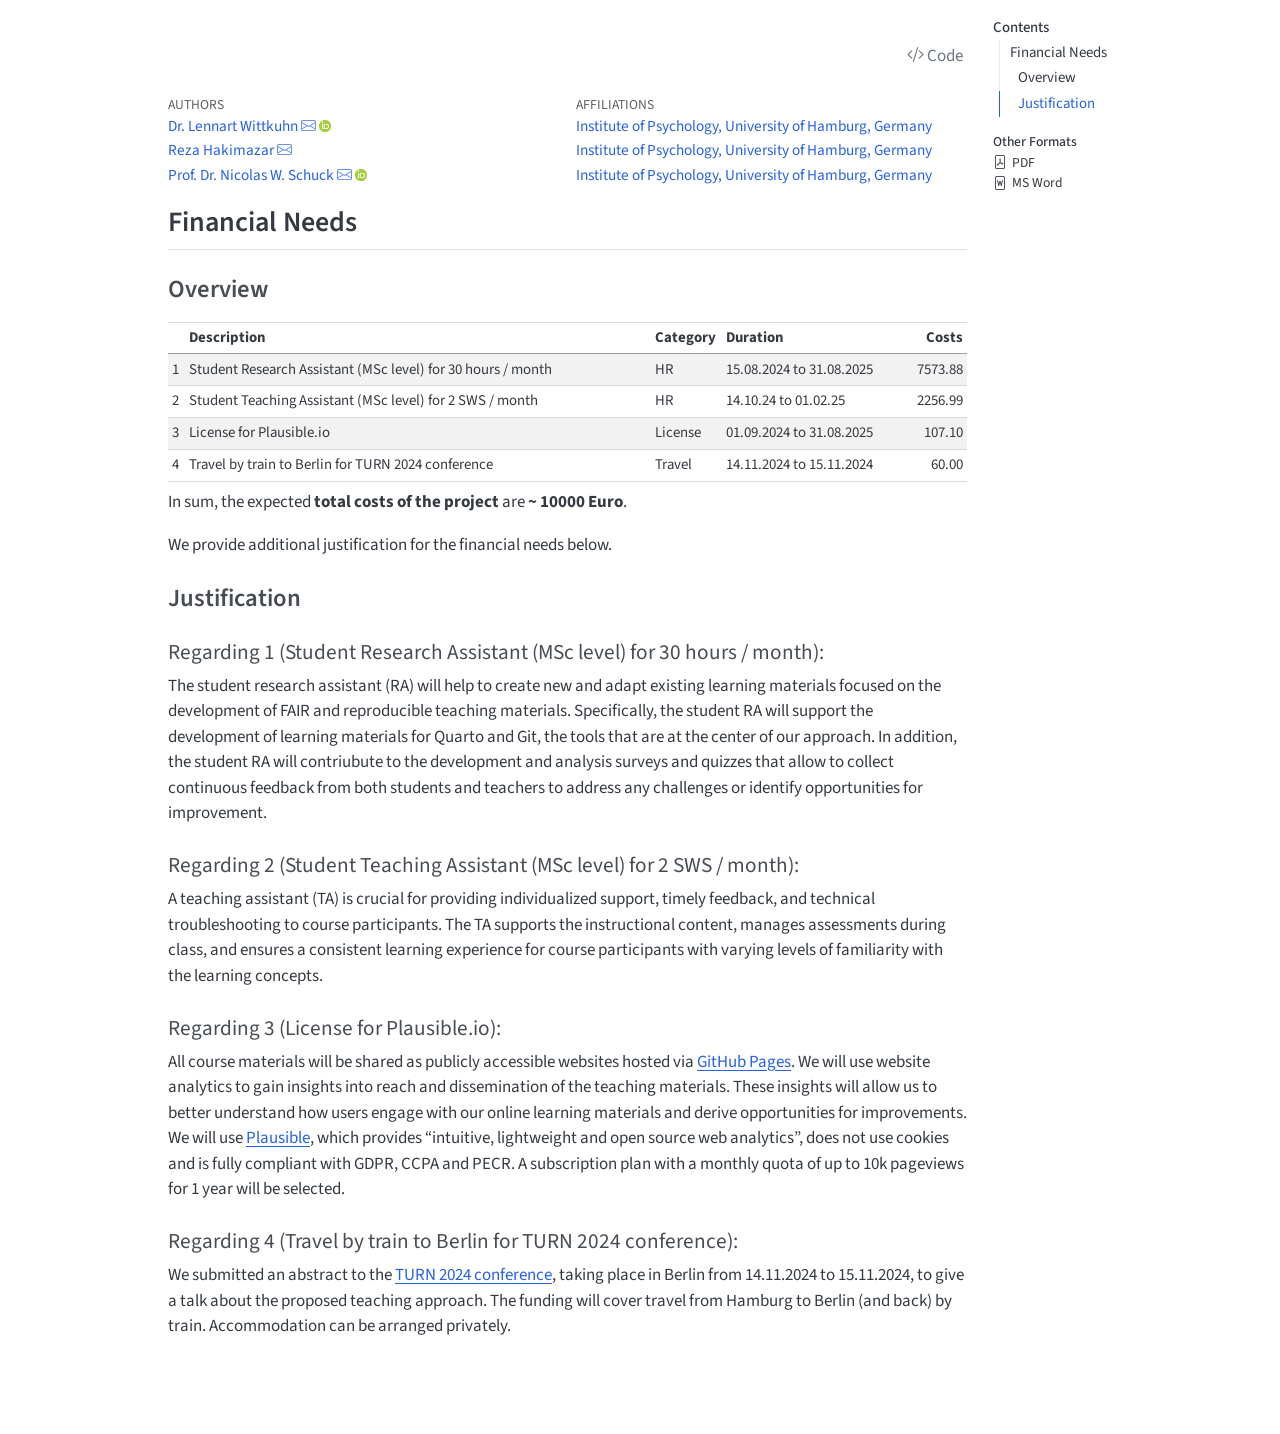
<file: cost-justification.html>
<!DOCTYPE html>
<html xmlns="http://www.w3.org/1999/xhtml" lang="en" xml:lang="en"><head>

<meta charset="utf-8">
<meta name="generator" content="quarto-1.9.36">

<meta name="viewport" content="width=device-width, initial-scale=1.0, user-scalable=yes">

<meta name="author" content="Dr.&nbsp;Lennart Wittkuhn">
<meta name="author" content="Reza Hakimazar">
<meta name="author" content="Prof.&nbsp;Dr.&nbsp;Nicolas W. Schuck">

<title>cost-justification</title>
<style>
/* Default styles provided by pandoc.
** See https://pandoc.org/MANUAL.html#variables-for-html for config info.
*/
code{white-space: pre-wrap;}
span.smallcaps{font-variant: small-caps;}
div.columns{display: flex; gap: min(4vw, 1.5em);}
div.column{flex: auto; overflow-x: auto;}
div.hanging-indent{margin-left: 1.5em; text-indent: -1.5em;}
ul.task-list{list-style: none;}
ul.task-list li input[type="checkbox"] {
  width: 0.8em;
  margin: 0 0.8em 0.2em -1em; /* quarto-specific, see https://github.com/quarto-dev/quarto-cli/issues/4556 */ 
  vertical-align: middle;
}
</style>


<script src="site_libs/quarto-nav/quarto-nav.js"></script>
<script src="site_libs/clipboard/clipboard.min.js"></script>
<script src="site_libs/quarto-search/autocomplete.umd.js"></script>
<script src="site_libs/quarto-search/fuse.min.js"></script>
<script src="site_libs/quarto-search/quarto-search.js"></script>
<meta name="quarto:offset" content="./">
<script src="site_libs/quarto-html/quarto.js" type="module"></script>
<script src="site_libs/quarto-html/tabsets/tabsets.js" type="module"></script>
<script src="site_libs/quarto-html/popper.min.js"></script>
<script src="site_libs/quarto-html/tippy.umd.min.js"></script>
<script src="site_libs/quarto-html/anchor.min.js"></script>
<link href="site_libs/quarto-html/tippy.css" rel="stylesheet">
<link href="site_libs/quarto-html/quarto-syntax-highlighting-ff73747157bea4a22cb1ab1a769f836e.css" rel="stylesheet" id="quarto-text-highlighting-styles">
<script src="site_libs/bootstrap/bootstrap.min.js"></script>
<link href="site_libs/bootstrap/bootstrap-icons.css" rel="stylesheet">
<link href="site_libs/bootstrap/bootstrap-f5fbd47a99a78c4953b9486a93a6349d.min.css" rel="stylesheet" append-hash="true" id="quarto-bootstrap" data-mode="light">
<script id="quarto-search-options" type="application/json">{
  "location": "sidebar",
  "copy-button": false,
  "collapse-after": 3,
  "panel-placement": "start",
  "type": "textbox",
  "limit": 50,
  "keyboard-shortcut": [
    "f",
    "/",
    "s"
  ],
  "show-item-context": false,
  "language": {
    "search-no-results-text": "No results",
    "search-matching-documents-text": "matching documents",
    "search-copy-link-title": "Copy link to search",
    "search-hide-matches-text": "Hide additional matches",
    "search-more-match-text": "more match in this document",
    "search-more-matches-text": "more matches in this document",
    "search-clear-button-title": "Clear",
    "search-text-placeholder": "",
    "search-detached-cancel-button-title": "Cancel",
    "search-submit-button-title": "Submit",
    "search-label": "Search"
  }
}</script>
<style>html{ scroll-behavior: smooth; }</style>


</head>

<body class="quarto-light">

<div id="quarto-search-results"></div>
<!-- content -->
<div id="quarto-content" class="quarto-container page-columns page-rows-contents page-layout-article">
<!-- sidebar -->
<!-- margin-sidebar -->
    <div id="quarto-margin-sidebar" class="sidebar margin-sidebar">
        <nav id="TOC" role="doc-toc" class="toc-active" data-toc-expanded="99">
    <h2 id="toc-title">Contents</h2>
   
  <ul>
  <li><a href="#financial-needs" id="toc-financial-needs" class="nav-link active" data-scroll-target="#financial-needs">Financial Needs</a>
  <ul class="collapse">
  <li><a href="#overview" id="toc-overview" class="nav-link" data-scroll-target="#overview">Overview</a></li>
  <li><a href="#justification" id="toc-justification" class="nav-link" data-scroll-target="#justification">Justification</a></li>
  </ul></li>
  </ul>
<div class="quarto-alternate-formats"><h2>Other Formats</h2><ul><li><a href="cost-justification.pdf"><i class="bi bi-file-pdf"></i>PDF</a></li><li><a href="cost-justification.docx"><i class="bi bi-file-word"></i>MS Word</a></li></ul></div></nav>
    </div>
<!-- main -->
<main class="content" id="quarto-document-content"><div class="quarto-title-block"><div class="quarto-title-tools-only"><h1></h1><button type="button" class="btn code-tools-button" id="quarto-code-tools-source" data-quarto-source-url="https://github.com/lnnrtwttkhn/fair-teaching-report"><i class="bi"></i> Code</button></div></div>

<header id="title-block-header" class="quarto-title-block default">
<div class="quarto-title">
</div>


<div class="quarto-title-meta-author">
  <div class="quarto-title-meta-heading">Authors</div>
  <div class="quarto-title-meta-heading">Affiliations</div>
  
    <div class="quarto-title-meta-contents">
    <p class="author"><a href="https://lennartwittkuhn.com/">Dr.&nbsp;Lennart Wittkuhn</a> <a href="mailto:lennart.wittkuhn@uni-hamburg.de" class="quarto-title-author-email"><i class="bi bi-envelope"></i></a> <a href="https://orcid.org/0000-0003-2966-6888" class="quarto-title-author-orcid"> <img src="[data-uri]"></a></p>
  </div>
  <div class="quarto-title-meta-contents">
        <p class="affiliation">
            <a href="https://www.psy.uni-hamburg.de/en.html">
            Institute of Psychology, University of Hamburg, Germany
            </a>
          </p>
      </div>
    <div class="quarto-title-meta-contents">
    <p class="author"><a href="https://rezahakimazar.github.io/">Reza Hakimazar</a> <a href="mailto:reza.hakimazar@uni-hamburg.de" class="quarto-title-author-email"><i class="bi bi-envelope"></i></a> </p>
  </div>
  <div class="quarto-title-meta-contents">
        <p class="affiliation">
            <a href="https://www.psy.uni-hamburg.de/en.html">
            Institute of Psychology, University of Hamburg, Germany
            </a>
          </p>
      </div>
    <div class="quarto-title-meta-contents">
    <p class="author"><a href="https://schucklab.gitlab.io/">Prof.&nbsp;Dr.&nbsp;Nicolas W. Schuck</a> <a href="mailto:nicolas.schuck@uni-hamburg.de" class="quarto-title-author-email"><i class="bi bi-envelope"></i></a> <a href="https://orcid.org/0000-0002-0150-8776" class="quarto-title-author-orcid"> <img src="[data-uri]"></a></p>
  </div>
  <div class="quarto-title-meta-contents">
        <p class="affiliation">
            <a href="https://www.psy.uni-hamburg.de/en.html">
            Institute of Psychology, University of Hamburg, Germany
            </a>
          </p>
      </div>
  </div>

<div class="quarto-title-meta">

      
  
    
  </div>
  


</header>


<section id="financial-needs" class="level2">
<h2 class="anchored" data-anchor-id="financial-needs">Financial Needs</h2>
<section id="overview" class="level3">
<h3 class="anchored" data-anchor-id="overview">Overview</h3>
<div class="cell">
<div class="cell-output-display">
<table class="table table-sm table-striped small">
<colgroup>
<col style="width: 2%">
<col style="width: 57%">
<col style="width: 8%">
<col style="width: 23%">
<col style="width: 7%">
</colgroup>
<thead>
<tr class="header">
<th style="text-align: left;"></th>
<th style="text-align: left;">Description</th>
<th style="text-align: left;">Category</th>
<th style="text-align: left;">Duration</th>
<th style="text-align: right;">Costs</th>
</tr>
</thead>
<tbody>
<tr class="odd">
<td style="text-align: left;">1</td>
<td style="text-align: left;">Student Research Assistant (MSc level) for 30 hours / month</td>
<td style="text-align: left;">HR</td>
<td style="text-align: left;">15.08.2024 to 31.08.2025</td>
<td style="text-align: right;">7573.88</td>
</tr>
<tr class="even">
<td style="text-align: left;">2</td>
<td style="text-align: left;">Student Teaching Assistant (MSc level) for 2 SWS / month</td>
<td style="text-align: left;">HR</td>
<td style="text-align: left;">14.10.24 to 01.02.25</td>
<td style="text-align: right;">2256.99</td>
</tr>
<tr class="odd">
<td style="text-align: left;">3</td>
<td style="text-align: left;">License for Plausible.io</td>
<td style="text-align: left;">License</td>
<td style="text-align: left;">01.09.2024 to 31.08.2025</td>
<td style="text-align: right;">107.10</td>
</tr>
<tr class="even">
<td style="text-align: left;">4</td>
<td style="text-align: left;">Travel by train to Berlin for TURN 2024 conference</td>
<td style="text-align: left;">Travel</td>
<td style="text-align: left;">14.11.2024 to 15.11.2024</td>
<td style="text-align: right;">60.00</td>
</tr>
</tbody>
</table>
</div>
</div>
<p>In sum, the expected <strong>total costs of the project</strong> are <strong>~ 10000 Euro</strong>.</p>
<p>We provide additional justification for the financial needs below.</p>
</section>
<section id="justification" class="level3">
<h3 class="anchored" data-anchor-id="justification">Justification</h3>
<section id="regarding-1-student-research-assistant-msc-level-for-30-hours-month" class="level4">
<h4 class="anchored" data-anchor-id="regarding-1-student-research-assistant-msc-level-for-30-hours-month">Regarding 1 (Student Research Assistant (MSc level) for 30 hours / month):</h4>
<p>The student research assistant (RA) will help to create new and adapt existing learning materials focused on the development of FAIR and reproducible teaching materials. Specifically, the student RA will support the development of learning materials for Quarto and Git, the tools that are at the center of our approach. In addition, the student RA will contriubute to the development and analysis surveys and quizzes that allow to collect continuous feedback from both students and teachers to address any challenges or identify opportunities for improvement.</p>
</section>
<section id="regarding-2-student-teaching-assistant-msc-level-for-2-sws-month" class="level4">
<h4 class="anchored" data-anchor-id="regarding-2-student-teaching-assistant-msc-level-for-2-sws-month">Regarding 2 (Student Teaching Assistant (MSc level) for 2 SWS / month):</h4>
<p>A teaching assistant (TA) is crucial for providing individualized support, timely feedback, and technical troubleshooting to course participants. The TA supports the instructional content, manages assessments during class, and ensures a consistent learning experience for course participants with varying levels of familiarity with the learning concepts.</p>
</section>
<section id="regarding-3-license-for-plausible.io" class="level4">
<h4 class="anchored" data-anchor-id="regarding-3-license-for-plausible.io">Regarding 3 (License for Plausible.io):</h4>
<p>All course materials will be shared as publicly accessible websites hosted via <a href="https://pages.github.com/">GitHub Pages</a>. We will use website analytics to gain insights into reach and dissemination of the teaching materials. These insights will allow us to better understand how users engage with our online learning materials and derive opportunities for improvements. We will use <a href="https://plausible.io/">Plausible</a>, which provides “intuitive, lightweight and open source web analytics”, does not use cookies and is fully compliant with GDPR, CCPA and PECR. A subscription plan with a monthly quota of up to 10k pageviews for 1 year will be selected.</p>
</section>
<section id="regarding-4-travel-by-train-to-berlin-for-turn-2024-conference" class="level4">
<h4 class="anchored" data-anchor-id="regarding-4-travel-by-train-to-berlin-for-turn-2024-conference">Regarding 4 (Travel by train to Berlin for TURN 2024 conference):</h4>
<p>We submitted an abstract to the <a href="https://turn-conference.org/">TURN 2024 conference</a>, taking place in Berlin from 14.11.2024 to 15.11.2024, to give a talk about the proposed teaching approach. The funding will cover travel from Hamburg to Berlin (and back) by train. Accommodation can be arranged privately.</p>


</section>
</section>
</section>

</main> <!-- /main -->
<script defer="" data-domain="lennartwittkuhn.com/fair-teaching-proposal" src="https://plausible.io/js/script.js"></script>
<script id="quarto-html-after-body" type="application/javascript">
  window.document.addEventListener("DOMContentLoaded", function (event) {
    const icon = "";
    const anchorJS = new window.AnchorJS();
    anchorJS.options = {
      placement: 'right',
      icon: icon
    };
    anchorJS.add('.anchored');
    const isCodeAnnotation = (el) => {
      for (const clz of el.classList) {
        if (clz.startsWith('code-annotation-')) {                     
          return true;
        }
      }
      return false;
    }
    const onCopySuccess = function(e) {
      // button target
      const button = e.trigger;
      // don't keep focus
      button.blur();
      // flash "checked"
      button.classList.add('code-copy-button-checked');
      var currentTitle = button.getAttribute("title");
      button.setAttribute("title", "Copied!");
      let tooltip;
      if (window.bootstrap) {
        button.setAttribute("data-bs-toggle", "tooltip");
        button.setAttribute("data-bs-placement", "left");
        button.setAttribute("data-bs-title", "Copied!");
        tooltip = new bootstrap.Tooltip(button, 
          { trigger: "manual", 
            customClass: "code-copy-button-tooltip",
            offset: [0, -8]});
        tooltip.show();    
      }
      setTimeout(function() {
        if (tooltip) {
          tooltip.hide();
          button.removeAttribute("data-bs-title");
          button.removeAttribute("data-bs-toggle");
          button.removeAttribute("data-bs-placement");
        }
        button.setAttribute("title", currentTitle);
        button.classList.remove('code-copy-button-checked');
      }, 1000);
      // clear code selection
      e.clearSelection();
    }
    const getTextToCopy = function(trigger) {
      const outerScaffold = trigger.parentElement.cloneNode(true);
      const codeEl = outerScaffold.querySelector('code');
      for (const childEl of codeEl.children) {
        if (isCodeAnnotation(childEl)) {
          childEl.remove();
        }
      }
      return codeEl.innerText;
    }
    const clipboard = new window.ClipboardJS('.code-copy-button:not([data-in-quarto-modal])', {
      text: getTextToCopy
    });
    clipboard.on('success', onCopySuccess);
    if (window.document.getElementById('quarto-embedded-source-code-modal')) {
      const clipboardModal = new window.ClipboardJS('.code-copy-button[data-in-quarto-modal]', {
        text: getTextToCopy,
        container: window.document.getElementById('quarto-embedded-source-code-modal')
      });
      clipboardModal.on('success', onCopySuccess);
    }
    const viewSource = window.document.getElementById('quarto-view-source') ||
                       window.document.getElementById('quarto-code-tools-source');
    if (viewSource) {
      const sourceUrl = viewSource.getAttribute("data-quarto-source-url");
      viewSource.addEventListener("click", function(e) {
        if (sourceUrl) {
          // rstudio viewer pane
          if (/\bcapabilities=\b/.test(window.location)) {
            window.open(sourceUrl);
          } else {
            window.location.href = sourceUrl;
          }
        } else {
          const modal = new bootstrap.Modal(document.getElementById('quarto-embedded-source-code-modal'));
          modal.show();
        }
        return false;
      });
    }
    function toggleCodeHandler(show) {
      return function(e) {
        const detailsSrc = window.document.querySelectorAll(".cell > details > .sourceCode");
        for (let i=0; i<detailsSrc.length; i++) {
          const details = detailsSrc[i].parentElement;
          if (show) {
            details.open = true;
          } else {
            details.removeAttribute("open");
          }
        }
        const cellCodeDivs = window.document.querySelectorAll(".cell > .sourceCode");
        const fromCls = show ? "hidden" : "unhidden";
        const toCls = show ? "unhidden" : "hidden";
        for (let i=0; i<cellCodeDivs.length; i++) {
          const codeDiv = cellCodeDivs[i];
          if (codeDiv.classList.contains(fromCls)) {
            codeDiv.classList.remove(fromCls);
            codeDiv.classList.add(toCls);
          } 
        }
        return false;
      }
    }
    const hideAllCode = window.document.getElementById("quarto-hide-all-code");
    if (hideAllCode) {
      hideAllCode.addEventListener("click", toggleCodeHandler(false));
    }
    const showAllCode = window.document.getElementById("quarto-show-all-code");
    if (showAllCode) {
      showAllCode.addEventListener("click", toggleCodeHandler(true));
    }
      var localhostRegex = new RegExp(/^(?:http|https):\/\/localhost\:?[0-9]*\//);
      var mailtoRegex = new RegExp(/^mailto:/);
        var filterRegex = new RegExp("https:\/\/lnnrtwttkhn\.github\.io\/fair-teaching-report\/");
      var isInternal = (href) => {
          return filterRegex.test(href) || localhostRegex.test(href) || mailtoRegex.test(href);
      }
      // Inspect non-navigation links and adorn them if external
     var links = window.document.querySelectorAll('a[href]:not(.nav-link):not(.navbar-brand):not(.toc-action):not(.sidebar-link):not(.sidebar-item-toggle):not(.pagination-link):not(.no-external):not([aria-hidden]):not(.dropdown-item):not(.quarto-navigation-tool):not(.about-link)');
      for (var i=0; i<links.length; i++) {
        const link = links[i];
        if (!isInternal(link.href)) {
          // undo the damage that might have been done by quarto-nav.js in the case of
          // links that we want to consider external
          if (link.dataset.originalHref !== undefined) {
            link.href = link.dataset.originalHref;
          }
            // target, if specified
            link.setAttribute("target", "_blank");
            if (link.getAttribute("rel") === null) {
              link.setAttribute("rel", "noopener");
            }
        }
      }
    function tippyHover(el, contentFn, onTriggerFn, onUntriggerFn) {
      const config = {
        allowHTML: true,
        maxWidth: 500,
        delay: 100,
        arrow: false,
        appendTo: function(el) {
            return el.parentElement;
        },
        interactive: true,
        interactiveBorder: 10,
        theme: 'quarto',
        placement: 'bottom-start',
      };
      if (contentFn) {
        config.content = contentFn;
      }
      if (onTriggerFn) {
        config.onTrigger = onTriggerFn;
      }
      if (onUntriggerFn) {
        config.onUntrigger = onUntriggerFn;
      }
      window.tippy(el, config); 
    }
    const noterefs = window.document.querySelectorAll('a[role="doc-noteref"]');
    for (var i=0; i<noterefs.length; i++) {
      const ref = noterefs[i];
      tippyHover(ref, function() {
        // use id or data attribute instead here
        let href = ref.getAttribute('data-footnote-href') || ref.getAttribute('href');
        try { href = new URL(href).hash; } catch {}
        const id = href.replace(/^#\/?/, "");
        const note = window.document.getElementById(id);
        if (note) {
          return note.innerHTML;
        } else {
          return "";
        }
      });
    }
    const xrefs = window.document.querySelectorAll('a.quarto-xref');
    const processXRef = (id, note) => {
      // Strip column container classes
      const stripColumnClz = (el) => {
        el.classList.remove("page-full", "page-columns");
        if (el.children) {
          for (const child of el.children) {
            stripColumnClz(child);
          }
        }
      }
      stripColumnClz(note)
      if (id === null || id.startsWith('sec-')) {
        // Special case sections, only their first couple elements
        const container = document.createElement("div");
        if (note.children && note.children.length > 2) {
          container.appendChild(note.children[0].cloneNode(true));
          for (let i = 1; i < note.children.length; i++) {
            const child = note.children[i];
            if (child.tagName === "P" && child.innerText === "") {
              continue;
            } else {
              container.appendChild(child.cloneNode(true));
              break;
            }
          }
          if (window.Quarto?.typesetMath) {
            window.Quarto.typesetMath(container);
          }
          return container.innerHTML
        } else {
          if (window.Quarto?.typesetMath) {
            window.Quarto.typesetMath(note);
          }
          return note.innerHTML;
        }
      } else {
        // Remove any anchor links if they are present
        const anchorLink = note.querySelector('a.anchorjs-link');
        if (anchorLink) {
          anchorLink.remove();
        }
        if (window.Quarto?.typesetMath) {
          window.Quarto.typesetMath(note);
        }
        if (note.classList.contains("callout")) {
          return note.outerHTML;
        } else {
          return note.innerHTML;
        }
      }
    }
    for (var i=0; i<xrefs.length; i++) {
      const xref = xrefs[i];
      tippyHover(xref, undefined, function(instance) {
        instance.disable();
        let url = xref.getAttribute('href');
        let hash = undefined; 
        if (url.startsWith('#')) {
          hash = url;
        } else {
          try { hash = new URL(url).hash; } catch {}
        }
        if (hash) {
          const id = hash.replace(/^#\/?/, "");
          const note = window.document.getElementById(id);
          if (note !== null) {
            try {
              const html = processXRef(id, note.cloneNode(true));
              instance.setContent(html);
            } finally {
              instance.enable();
              instance.show();
            }
          } else {
            // See if we can fetch this
            fetch(url.split('#')[0])
            .then(res => res.text())
            .then(html => {
              const parser = new DOMParser();
              const htmlDoc = parser.parseFromString(html, "text/html");
              const note = htmlDoc.getElementById(id);
              if (note !== null) {
                const html = processXRef(id, note);
                instance.setContent(html);
              } 
            }).finally(() => {
              instance.enable();
              instance.show();
            });
          }
        } else {
          // See if we can fetch a full url (with no hash to target)
          // This is a special case and we should probably do some content thinning / targeting
          fetch(url)
          .then(res => res.text())
          .then(html => {
            const parser = new DOMParser();
            const htmlDoc = parser.parseFromString(html, "text/html");
            const note = htmlDoc.querySelector('main.content');
            if (note !== null) {
              // This should only happen for chapter cross references
              // (since there is no id in the URL)
              // remove the first header
              if (note.children.length > 0 && note.children[0].tagName === "HEADER") {
                note.children[0].remove();
              }
              const html = processXRef(null, note);
              instance.setContent(html);
            } 
          }).finally(() => {
            instance.enable();
            instance.show();
          });
        }
      }, function(instance) {
      });
    }
        let selectedAnnoteEl;
        const selectorForAnnotation = ( cell, annotation) => {
          let cellAttr = 'data-code-cell="' + cell + '"';
          let lineAttr = 'data-code-annotation="' +  annotation + '"';
          const selector = 'span[' + cellAttr + '][' + lineAttr + ']';
          return selector;
        }
        const selectCodeLines = (annoteEl) => {
          const doc = window.document;
          const targetCell = annoteEl.getAttribute("data-target-cell");
          const targetAnnotation = annoteEl.getAttribute("data-target-annotation");
          const annoteSpan = window.document.querySelector(selectorForAnnotation(targetCell, targetAnnotation));
          const lines = annoteSpan.getAttribute("data-code-lines").split(",");
          const lineIds = lines.map((line) => {
            return targetCell + "-" + line;
          })
          let top = null;
          let height = null;
          let parent = null;
          if (lineIds.length > 0) {
              //compute the position of the single el (top and bottom and make a div)
              const el = window.document.getElementById(lineIds[0]);
              top = el.offsetTop;
              height = el.offsetHeight;
              parent = el.parentElement.parentElement;
            if (lineIds.length > 1) {
              const lastEl = window.document.getElementById(lineIds[lineIds.length - 1]);
              const bottom = lastEl.offsetTop + lastEl.offsetHeight;
              height = bottom - top;
            }
            if (top !== null && height !== null && parent !== null) {
              // cook up a div (if necessary) and position it 
              let div = window.document.getElementById("code-annotation-line-highlight");
              if (div === null) {
                div = window.document.createElement("div");
                div.setAttribute("id", "code-annotation-line-highlight");
                div.style.position = 'absolute';
                parent.appendChild(div);
              }
              div.style.top = top - 2 + "px";
              div.style.height = height + 4 + "px";
              div.style.left = 0;
              let gutterDiv = window.document.getElementById("code-annotation-line-highlight-gutter");
              if (gutterDiv === null) {
                gutterDiv = window.document.createElement("div");
                gutterDiv.setAttribute("id", "code-annotation-line-highlight-gutter");
                gutterDiv.style.position = 'absolute';
                const codeCell = window.document.getElementById(targetCell);
                const gutter = codeCell.querySelector('.code-annotation-gutter');
                gutter.appendChild(gutterDiv);
              }
              gutterDiv.style.top = top - 2 + "px";
              gutterDiv.style.height = height + 4 + "px";
            }
            selectedAnnoteEl = annoteEl;
          }
        };
        const unselectCodeLines = () => {
          const elementsIds = ["code-annotation-line-highlight", "code-annotation-line-highlight-gutter"];
          elementsIds.forEach((elId) => {
            const div = window.document.getElementById(elId);
            if (div) {
              div.remove();
            }
          });
          selectedAnnoteEl = undefined;
        };
          // Handle positioning of the toggle
      window.addEventListener(
        "resize",
        throttle(() => {
          elRect = undefined;
          if (selectedAnnoteEl) {
            selectCodeLines(selectedAnnoteEl);
          }
        }, 10)
      );
      function throttle(fn, ms) {
      let throttle = false;
      let timer;
        return (...args) => {
          if(!throttle) { // first call gets through
              fn.apply(this, args);
              throttle = true;
          } else { // all the others get throttled
              if(timer) clearTimeout(timer); // cancel #2
              timer = setTimeout(() => {
                fn.apply(this, args);
                timer = throttle = false;
              }, ms);
          }
        };
      }
        // Attach click handler to the DT
        const annoteDls = window.document.querySelectorAll('dt[data-target-cell]');
        for (const annoteDlNode of annoteDls) {
          annoteDlNode.addEventListener('click', (event) => {
            const clickedEl = event.target;
            if (clickedEl !== selectedAnnoteEl) {
              unselectCodeLines();
              const activeEl = window.document.querySelector('dt[data-target-cell].code-annotation-active');
              if (activeEl) {
                activeEl.classList.remove('code-annotation-active');
              }
              selectCodeLines(clickedEl);
              clickedEl.classList.add('code-annotation-active');
            } else {
              // Unselect the line
              unselectCodeLines();
              clickedEl.classList.remove('code-annotation-active');
            }
          });
        }
    const findCites = (el) => {
      const parentEl = el.parentElement;
      if (parentEl) {
        const cites = parentEl.dataset.cites;
        if (cites) {
          return {
            el,
            cites: cites.split(' ')
          };
        } else {
          return findCites(el.parentElement)
        }
      } else {
        return undefined;
      }
    };
    var bibliorefs = window.document.querySelectorAll('a[role="doc-biblioref"]');
    for (var i=0; i<bibliorefs.length; i++) {
      const ref = bibliorefs[i];
      const citeInfo = findCites(ref);
      if (citeInfo) {
        tippyHover(citeInfo.el, function() {
          var popup = window.document.createElement('div');
          citeInfo.cites.forEach(function(cite) {
            var citeDiv = window.document.createElement('div');
            citeDiv.classList.add('hanging-indent');
            citeDiv.classList.add('csl-entry');
            var biblioDiv = window.document.getElementById('ref-' + cite);
            if (biblioDiv) {
              citeDiv.innerHTML = biblioDiv.innerHTML;
            }
            popup.appendChild(citeDiv);
          });
          return popup.innerHTML;
        });
      }
    }
  });
  </script>
</div> <!-- /content -->




<script src="site_libs/quarto-html/zenscroll-min.js"></script>
</body></html>
</file>
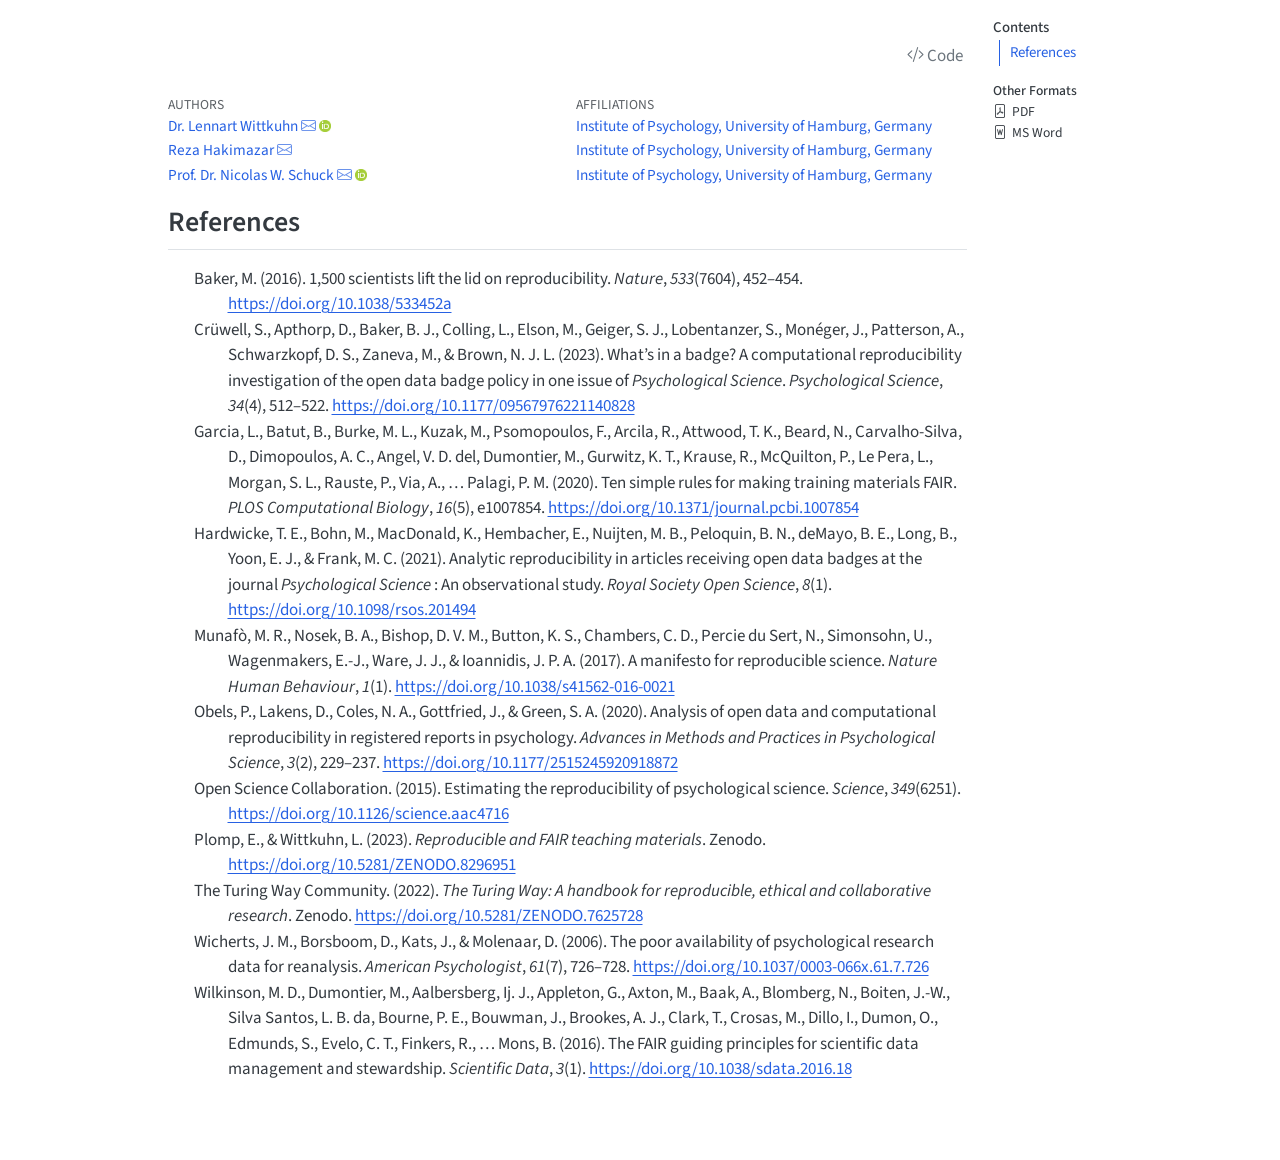
<file: references.html>
<!DOCTYPE html>
<html xmlns="http://www.w3.org/1999/xhtml" lang="en" xml:lang="en"><head>

<meta charset="utf-8">
<meta name="generator" content="quarto-1.9.36">

<meta name="viewport" content="width=device-width, initial-scale=1.0, user-scalable=yes">

<meta name="author" content="Dr.&nbsp;Lennart Wittkuhn">
<meta name="author" content="Reza Hakimazar">
<meta name="author" content="Prof.&nbsp;Dr.&nbsp;Nicolas W. Schuck">

<title>references</title>
<style>
/* Default styles provided by pandoc.
** See https://pandoc.org/MANUAL.html#variables-for-html for config info.
*/
code{white-space: pre-wrap;}
span.smallcaps{font-variant: small-caps;}
div.columns{display: flex; gap: min(4vw, 1.5em);}
div.column{flex: auto; overflow-x: auto;}
div.hanging-indent{margin-left: 1.5em; text-indent: -1.5em;}
ul.task-list{list-style: none;}
ul.task-list li input[type="checkbox"] {
  width: 0.8em;
  margin: 0 0.8em 0.2em -1em; /* quarto-specific, see https://github.com/quarto-dev/quarto-cli/issues/4556 */ 
  vertical-align: middle;
}
/* CSS for citations */
div.csl-bib-body { }
div.csl-entry {
  clear: both;
  margin-bottom: 0em;
}
.hanging-indent div.csl-entry {
  margin-left:2em;
  text-indent:-2em;
}
div.csl-left-margin {
  min-width:2em;
  float:left;
}
div.csl-right-inline {
  margin-left:2em;
  padding-left:1em;
}
div.csl-indent {
  margin-left: 2em;
}</style>


<script src="site_libs/quarto-nav/quarto-nav.js"></script>
<script src="site_libs/clipboard/clipboard.min.js"></script>
<script src="site_libs/quarto-search/autocomplete.umd.js"></script>
<script src="site_libs/quarto-search/fuse.min.js"></script>
<script src="site_libs/quarto-search/quarto-search.js"></script>
<meta name="quarto:offset" content="./">
<script src="site_libs/quarto-html/quarto.js" type="module"></script>
<script src="site_libs/quarto-html/tabsets/tabsets.js" type="module"></script>
<script src="site_libs/quarto-html/popper.min.js"></script>
<script src="site_libs/quarto-html/tippy.umd.min.js"></script>
<script src="site_libs/quarto-html/anchor.min.js"></script>
<link href="site_libs/quarto-html/tippy.css" rel="stylesheet">
<link href="site_libs/quarto-html/quarto-syntax-highlighting-ff73747157bea4a22cb1ab1a769f836e.css" rel="stylesheet" id="quarto-text-highlighting-styles">
<script src="site_libs/bootstrap/bootstrap.min.js"></script>
<link href="site_libs/bootstrap/bootstrap-icons.css" rel="stylesheet">
<link href="site_libs/bootstrap/bootstrap-f5fbd47a99a78c4953b9486a93a6349d.min.css" rel="stylesheet" append-hash="true" id="quarto-bootstrap" data-mode="light">
<script id="quarto-search-options" type="application/json">{
  "location": "sidebar",
  "copy-button": false,
  "collapse-after": 3,
  "panel-placement": "start",
  "type": "textbox",
  "limit": 50,
  "keyboard-shortcut": [
    "f",
    "/",
    "s"
  ],
  "show-item-context": false,
  "language": {
    "search-no-results-text": "No results",
    "search-matching-documents-text": "matching documents",
    "search-copy-link-title": "Copy link to search",
    "search-hide-matches-text": "Hide additional matches",
    "search-more-match-text": "more match in this document",
    "search-more-matches-text": "more matches in this document",
    "search-clear-button-title": "Clear",
    "search-text-placeholder": "",
    "search-detached-cancel-button-title": "Cancel",
    "search-submit-button-title": "Submit",
    "search-label": "Search"
  }
}</script>
<style>html{ scroll-behavior: smooth; }</style>


</head>

<body class="quarto-light">

<div id="quarto-search-results"></div>
<!-- content -->
<div id="quarto-content" class="quarto-container page-columns page-rows-contents page-layout-article">
<!-- sidebar -->
<!-- margin-sidebar -->
    <div id="quarto-margin-sidebar" class="sidebar margin-sidebar">
        <nav id="TOC" role="doc-toc" class="toc-active" data-toc-expanded="99">
    <h2 id="toc-title">Contents</h2>
   
  <ul>
  <li><a href="#references" id="toc-references" class="nav-link active" data-scroll-target="#references">References</a></li>
  </ul>
<div class="quarto-alternate-formats"><h2>Other Formats</h2><ul><li><a href="references.pdf"><i class="bi bi-file-pdf"></i>PDF</a></li><li><a href="references.docx"><i class="bi bi-file-word"></i>MS Word</a></li></ul></div></nav>
    </div>
<!-- main -->
<main class="content" id="quarto-document-content"><div class="quarto-title-block"><div class="quarto-title-tools-only"><h1></h1><button type="button" class="btn code-tools-button" id="quarto-code-tools-source" data-quarto-source-url="https://github.com/lnnrtwttkhn/fair-teaching-report"><i class="bi"></i> Code</button></div></div>

<header id="title-block-header" class="quarto-title-block default">
<div class="quarto-title">
</div>


<div class="quarto-title-meta-author">
  <div class="quarto-title-meta-heading">Authors</div>
  <div class="quarto-title-meta-heading">Affiliations</div>
  
    <div class="quarto-title-meta-contents">
    <p class="author"><a href="https://lennartwittkuhn.com/">Dr.&nbsp;Lennart Wittkuhn</a> <a href="mailto:lennart.wittkuhn@uni-hamburg.de" class="quarto-title-author-email"><i class="bi bi-envelope"></i></a> <a href="https://orcid.org/0000-0003-2966-6888" class="quarto-title-author-orcid"> <img src="[data-uri]"></a></p>
  </div>
  <div class="quarto-title-meta-contents">
        <p class="affiliation">
            <a href="https://www.psy.uni-hamburg.de/en.html">
            Institute of Psychology, University of Hamburg, Germany
            </a>
          </p>
      </div>
    <div class="quarto-title-meta-contents">
    <p class="author"><a href="https://rezahakimazar.github.io/">Reza Hakimazar</a> <a href="mailto:reza.hakimazar@uni-hamburg.de" class="quarto-title-author-email"><i class="bi bi-envelope"></i></a> </p>
  </div>
  <div class="quarto-title-meta-contents">
        <p class="affiliation">
            <a href="https://www.psy.uni-hamburg.de/en.html">
            Institute of Psychology, University of Hamburg, Germany
            </a>
          </p>
      </div>
    <div class="quarto-title-meta-contents">
    <p class="author"><a href="https://schucklab.gitlab.io/">Prof.&nbsp;Dr.&nbsp;Nicolas W. Schuck</a> <a href="mailto:nicolas.schuck@uni-hamburg.de" class="quarto-title-author-email"><i class="bi bi-envelope"></i></a> <a href="https://orcid.org/0000-0002-0150-8776" class="quarto-title-author-orcid"> <img src="[data-uri]"></a></p>
  </div>
  <div class="quarto-title-meta-contents">
        <p class="affiliation">
            <a href="https://www.psy.uni-hamburg.de/en.html">
            Institute of Psychology, University of Hamburg, Germany
            </a>
          </p>
      </div>
  </div>

<div class="quarto-title-meta">

      
  
    
  </div>
  


</header>


<section id="references" class="level2">
<h2 class="anchored" data-anchor-id="references">References</h2>
<div id="refs" class="references csl-bib-body hanging-indent" data-entry-spacing="0" data-line-spacing="2" role="list">
<div id="ref-baker2016" class="csl-entry" role="listitem">
Baker, M. (2016). 1,500 scientists lift the lid on reproducibility. <em>Nature</em>, <em>533</em>(7604), 452–454. <a href="https://doi.org/10.1038/533452a">https://doi.org/10.1038/533452a</a>
</div>
<div id="ref-crüwell2023" class="csl-entry" role="listitem">
Crüwell, S., Apthorp, D., Baker, B. J., Colling, L., Elson, M., Geiger, S. J., Lobentanzer, S., Monéger, J., Patterson, A., Schwarzkopf, D. S., Zaneva, M., &amp; Brown, N. J. L. (2023). What<span>’</span>s in a badge? A computational reproducibility investigation of the open data badge policy in one issue of <span><em>Psychological Science</em></span>. <em>Psychological Science</em>, <em>34</em>(4), 512–522. <a href="https://doi.org/10.1177/09567976221140828">https://doi.org/10.1177/09567976221140828</a>
</div>
<div id="ref-garcia2020" class="csl-entry" role="listitem">
Garcia, L., Batut, B., Burke, M. L., Kuzak, M., Psomopoulos, F., Arcila, R., Attwood, T. K., Beard, N., Carvalho-Silva, D., Dimopoulos, A. C., Angel, V. D. del, Dumontier, M., Gurwitz, K. T., Krause, R., McQuilton, P., Le Pera, L., Morgan, S. L., Rauste, P., Via, A., … Palagi, P. M. (2020). Ten simple rules for making training materials FAIR. <em>PLOS Computational Biology</em>, <em>16</em>(5), e1007854. <a href="https://doi.org/10.1371/journal.pcbi.1007854">https://doi.org/10.1371/journal.pcbi.1007854</a>
</div>
<div id="ref-hardwicke2021" class="csl-entry" role="listitem">
<span class="nocase">Hardwicke, T. E., Bohn, M., MacDonald, K., Hembacher, E., Nuijten, M. B., Peloquin, B. N., deMayo, B. E., Long, B., Yoon, E. J., &amp; Frank, M. C.</span> (2021). Analytic reproducibility in articles receiving open data badges at the journal <span><em>Psychological Science</em></span> : An observational study. <em>Royal Society Open Science</em>, <em>8</em>(1). <a href="https://doi.org/10.1098/rsos.201494">https://doi.org/10.1098/rsos.201494</a>
</div>
<div id="ref-munafò2017" class="csl-entry" role="listitem">
Munafò, M. R., Nosek, B. A., Bishop, D. V. M., Button, K. S., Chambers, C. D., Percie du Sert, N., Simonsohn, U., Wagenmakers, E.-J., Ware, J. J., &amp; Ioannidis, J. P. A. (2017). A manifesto for reproducible science. <em>Nature Human Behaviour</em>, <em>1</em>(1). <a href="https://doi.org/10.1038/s41562-016-0021">https://doi.org/10.1038/s41562-016-0021</a>
</div>
<div id="ref-obels2020" class="csl-entry" role="listitem">
Obels, P., Lakens, D., Coles, N. A., Gottfried, J., &amp; Green, S. A. (2020). Analysis of open data and computational reproducibility in registered reports in psychology. <em>Advances in Methods and Practices in Psychological Science</em>, <em>3</em>(2), 229–237. <a href="https://doi.org/10.1177/2515245920918872">https://doi.org/10.1177/2515245920918872</a>
</div>
<div id="ref-opensciencecollaboration2015" class="csl-entry" role="listitem">
Open Science Collaboration. (2015). Estimating the reproducibility of psychological science. <em>Science</em>, <em>349</em>(6251). <a href="https://doi.org/10.1126/science.aac4716">https://doi.org/10.1126/science.aac4716</a>
</div>
<div id="ref-plomp2023" class="csl-entry" role="listitem">
Plomp, E., &amp; Wittkuhn, L. (2023). <em>Reproducible and FAIR teaching materials</em>. Zenodo. <a href="https://doi.org/10.5281/ZENODO.8296951">https://doi.org/10.5281/ZENODO.8296951</a>
</div>
<div id="ref-turingway2022" class="csl-entry" role="listitem">
The Turing Way Community. (2022). <em><span>The Turing Way</span>: A handbook for reproducible, ethical and collaborative research</em>. Zenodo. <a href="https://doi.org/10.5281/ZENODO.7625728">https://doi.org/10.5281/ZENODO.7625728</a>
</div>
<div id="ref-wicherts2006" class="csl-entry" role="listitem">
Wicherts, J. M., Borsboom, D., Kats, J., &amp; Molenaar, D. (2006). The poor availability of psychological research data for reanalysis. <em>American Psychologist</em>, <em>61</em>(7), 726–728. <a href="https://doi.org/10.1037/0003-066x.61.7.726">https://doi.org/10.1037/0003-066x.61.7.726</a>
</div>
<div id="ref-wilkinson2016" class="csl-entry" role="listitem">
<span class="nocase">Wilkinson, M. D., Dumontier, M., Aalbersberg, Ij. J., Appleton, G., Axton, M., Baak, A., Blomberg, N., Boiten, J.-W., Silva Santos, L. B. da, Bourne, P. E., Bouwman, J., Brookes, A. J., Clark, T., Crosas, M., Dillo, I., Dumon, O., Edmunds, S., Evelo, C. T., Finkers, R., … Mons, B.</span> (2016). The FAIR guiding principles for scientific data management and stewardship. <em>Scientific Data</em>, <em>3</em>(1). <a href="https://doi.org/10.1038/sdata.2016.18">https://doi.org/10.1038/sdata.2016.18</a>
</div>
</div>


</section>

</main> <!-- /main -->
<script defer="" data-domain="lennartwittkuhn.com/fair-teaching-proposal" src="https://plausible.io/js/script.js"></script>
<script id="quarto-html-after-body" type="application/javascript">
  window.document.addEventListener("DOMContentLoaded", function (event) {
    const icon = "";
    const anchorJS = new window.AnchorJS();
    anchorJS.options = {
      placement: 'right',
      icon: icon
    };
    anchorJS.add('.anchored');
    const isCodeAnnotation = (el) => {
      for (const clz of el.classList) {
        if (clz.startsWith('code-annotation-')) {                     
          return true;
        }
      }
      return false;
    }
    const onCopySuccess = function(e) {
      // button target
      const button = e.trigger;
      // don't keep focus
      button.blur();
      // flash "checked"
      button.classList.add('code-copy-button-checked');
      var currentTitle = button.getAttribute("title");
      button.setAttribute("title", "Copied!");
      let tooltip;
      if (window.bootstrap) {
        button.setAttribute("data-bs-toggle", "tooltip");
        button.setAttribute("data-bs-placement", "left");
        button.setAttribute("data-bs-title", "Copied!");
        tooltip = new bootstrap.Tooltip(button, 
          { trigger: "manual", 
            customClass: "code-copy-button-tooltip",
            offset: [0, -8]});
        tooltip.show();    
      }
      setTimeout(function() {
        if (tooltip) {
          tooltip.hide();
          button.removeAttribute("data-bs-title");
          button.removeAttribute("data-bs-toggle");
          button.removeAttribute("data-bs-placement");
        }
        button.setAttribute("title", currentTitle);
        button.classList.remove('code-copy-button-checked');
      }, 1000);
      // clear code selection
      e.clearSelection();
    }
    const getTextToCopy = function(trigger) {
      const outerScaffold = trigger.parentElement.cloneNode(true);
      const codeEl = outerScaffold.querySelector('code');
      for (const childEl of codeEl.children) {
        if (isCodeAnnotation(childEl)) {
          childEl.remove();
        }
      }
      return codeEl.innerText;
    }
    const clipboard = new window.ClipboardJS('.code-copy-button:not([data-in-quarto-modal])', {
      text: getTextToCopy
    });
    clipboard.on('success', onCopySuccess);
    if (window.document.getElementById('quarto-embedded-source-code-modal')) {
      const clipboardModal = new window.ClipboardJS('.code-copy-button[data-in-quarto-modal]', {
        text: getTextToCopy,
        container: window.document.getElementById('quarto-embedded-source-code-modal')
      });
      clipboardModal.on('success', onCopySuccess);
    }
    const viewSource = window.document.getElementById('quarto-view-source') ||
                       window.document.getElementById('quarto-code-tools-source');
    if (viewSource) {
      const sourceUrl = viewSource.getAttribute("data-quarto-source-url");
      viewSource.addEventListener("click", function(e) {
        if (sourceUrl) {
          // rstudio viewer pane
          if (/\bcapabilities=\b/.test(window.location)) {
            window.open(sourceUrl);
          } else {
            window.location.href = sourceUrl;
          }
        } else {
          const modal = new bootstrap.Modal(document.getElementById('quarto-embedded-source-code-modal'));
          modal.show();
        }
        return false;
      });
    }
    function toggleCodeHandler(show) {
      return function(e) {
        const detailsSrc = window.document.querySelectorAll(".cell > details > .sourceCode");
        for (let i=0; i<detailsSrc.length; i++) {
          const details = detailsSrc[i].parentElement;
          if (show) {
            details.open = true;
          } else {
            details.removeAttribute("open");
          }
        }
        const cellCodeDivs = window.document.querySelectorAll(".cell > .sourceCode");
        const fromCls = show ? "hidden" : "unhidden";
        const toCls = show ? "unhidden" : "hidden";
        for (let i=0; i<cellCodeDivs.length; i++) {
          const codeDiv = cellCodeDivs[i];
          if (codeDiv.classList.contains(fromCls)) {
            codeDiv.classList.remove(fromCls);
            codeDiv.classList.add(toCls);
          } 
        }
        return false;
      }
    }
    const hideAllCode = window.document.getElementById("quarto-hide-all-code");
    if (hideAllCode) {
      hideAllCode.addEventListener("click", toggleCodeHandler(false));
    }
    const showAllCode = window.document.getElementById("quarto-show-all-code");
    if (showAllCode) {
      showAllCode.addEventListener("click", toggleCodeHandler(true));
    }
      var localhostRegex = new RegExp(/^(?:http|https):\/\/localhost\:?[0-9]*\//);
      var mailtoRegex = new RegExp(/^mailto:/);
        var filterRegex = new RegExp("https:\/\/lnnrtwttkhn\.github\.io\/fair-teaching-report\/");
      var isInternal = (href) => {
          return filterRegex.test(href) || localhostRegex.test(href) || mailtoRegex.test(href);
      }
      // Inspect non-navigation links and adorn them if external
     var links = window.document.querySelectorAll('a[href]:not(.nav-link):not(.navbar-brand):not(.toc-action):not(.sidebar-link):not(.sidebar-item-toggle):not(.pagination-link):not(.no-external):not([aria-hidden]):not(.dropdown-item):not(.quarto-navigation-tool):not(.about-link)');
      for (var i=0; i<links.length; i++) {
        const link = links[i];
        if (!isInternal(link.href)) {
          // undo the damage that might have been done by quarto-nav.js in the case of
          // links that we want to consider external
          if (link.dataset.originalHref !== undefined) {
            link.href = link.dataset.originalHref;
          }
            // target, if specified
            link.setAttribute("target", "_blank");
            if (link.getAttribute("rel") === null) {
              link.setAttribute("rel", "noopener");
            }
        }
      }
    function tippyHover(el, contentFn, onTriggerFn, onUntriggerFn) {
      const config = {
        allowHTML: true,
        maxWidth: 500,
        delay: 100,
        arrow: false,
        appendTo: function(el) {
            return el.parentElement;
        },
        interactive: true,
        interactiveBorder: 10,
        theme: 'quarto',
        placement: 'bottom-start',
      };
      if (contentFn) {
        config.content = contentFn;
      }
      if (onTriggerFn) {
        config.onTrigger = onTriggerFn;
      }
      if (onUntriggerFn) {
        config.onUntrigger = onUntriggerFn;
      }
      window.tippy(el, config); 
    }
    const noterefs = window.document.querySelectorAll('a[role="doc-noteref"]');
    for (var i=0; i<noterefs.length; i++) {
      const ref = noterefs[i];
      tippyHover(ref, function() {
        // use id or data attribute instead here
        let href = ref.getAttribute('data-footnote-href') || ref.getAttribute('href');
        try { href = new URL(href).hash; } catch {}
        const id = href.replace(/^#\/?/, "");
        const note = window.document.getElementById(id);
        if (note) {
          return note.innerHTML;
        } else {
          return "";
        }
      });
    }
    const xrefs = window.document.querySelectorAll('a.quarto-xref');
    const processXRef = (id, note) => {
      // Strip column container classes
      const stripColumnClz = (el) => {
        el.classList.remove("page-full", "page-columns");
        if (el.children) {
          for (const child of el.children) {
            stripColumnClz(child);
          }
        }
      }
      stripColumnClz(note)
      if (id === null || id.startsWith('sec-')) {
        // Special case sections, only their first couple elements
        const container = document.createElement("div");
        if (note.children && note.children.length > 2) {
          container.appendChild(note.children[0].cloneNode(true));
          for (let i = 1; i < note.children.length; i++) {
            const child = note.children[i];
            if (child.tagName === "P" && child.innerText === "") {
              continue;
            } else {
              container.appendChild(child.cloneNode(true));
              break;
            }
          }
          if (window.Quarto?.typesetMath) {
            window.Quarto.typesetMath(container);
          }
          return container.innerHTML
        } else {
          if (window.Quarto?.typesetMath) {
            window.Quarto.typesetMath(note);
          }
          return note.innerHTML;
        }
      } else {
        // Remove any anchor links if they are present
        const anchorLink = note.querySelector('a.anchorjs-link');
        if (anchorLink) {
          anchorLink.remove();
        }
        if (window.Quarto?.typesetMath) {
          window.Quarto.typesetMath(note);
        }
        if (note.classList.contains("callout")) {
          return note.outerHTML;
        } else {
          return note.innerHTML;
        }
      }
    }
    for (var i=0; i<xrefs.length; i++) {
      const xref = xrefs[i];
      tippyHover(xref, undefined, function(instance) {
        instance.disable();
        let url = xref.getAttribute('href');
        let hash = undefined; 
        if (url.startsWith('#')) {
          hash = url;
        } else {
          try { hash = new URL(url).hash; } catch {}
        }
        if (hash) {
          const id = hash.replace(/^#\/?/, "");
          const note = window.document.getElementById(id);
          if (note !== null) {
            try {
              const html = processXRef(id, note.cloneNode(true));
              instance.setContent(html);
            } finally {
              instance.enable();
              instance.show();
            }
          } else {
            // See if we can fetch this
            fetch(url.split('#')[0])
            .then(res => res.text())
            .then(html => {
              const parser = new DOMParser();
              const htmlDoc = parser.parseFromString(html, "text/html");
              const note = htmlDoc.getElementById(id);
              if (note !== null) {
                const html = processXRef(id, note);
                instance.setContent(html);
              } 
            }).finally(() => {
              instance.enable();
              instance.show();
            });
          }
        } else {
          // See if we can fetch a full url (with no hash to target)
          // This is a special case and we should probably do some content thinning / targeting
          fetch(url)
          .then(res => res.text())
          .then(html => {
            const parser = new DOMParser();
            const htmlDoc = parser.parseFromString(html, "text/html");
            const note = htmlDoc.querySelector('main.content');
            if (note !== null) {
              // This should only happen for chapter cross references
              // (since there is no id in the URL)
              // remove the first header
              if (note.children.length > 0 && note.children[0].tagName === "HEADER") {
                note.children[0].remove();
              }
              const html = processXRef(null, note);
              instance.setContent(html);
            } 
          }).finally(() => {
            instance.enable();
            instance.show();
          });
        }
      }, function(instance) {
      });
    }
        let selectedAnnoteEl;
        const selectorForAnnotation = ( cell, annotation) => {
          let cellAttr = 'data-code-cell="' + cell + '"';
          let lineAttr = 'data-code-annotation="' +  annotation + '"';
          const selector = 'span[' + cellAttr + '][' + lineAttr + ']';
          return selector;
        }
        const selectCodeLines = (annoteEl) => {
          const doc = window.document;
          const targetCell = annoteEl.getAttribute("data-target-cell");
          const targetAnnotation = annoteEl.getAttribute("data-target-annotation");
          const annoteSpan = window.document.querySelector(selectorForAnnotation(targetCell, targetAnnotation));
          const lines = annoteSpan.getAttribute("data-code-lines").split(",");
          const lineIds = lines.map((line) => {
            return targetCell + "-" + line;
          })
          let top = null;
          let height = null;
          let parent = null;
          if (lineIds.length > 0) {
              //compute the position of the single el (top and bottom and make a div)
              const el = window.document.getElementById(lineIds[0]);
              top = el.offsetTop;
              height = el.offsetHeight;
              parent = el.parentElement.parentElement;
            if (lineIds.length > 1) {
              const lastEl = window.document.getElementById(lineIds[lineIds.length - 1]);
              const bottom = lastEl.offsetTop + lastEl.offsetHeight;
              height = bottom - top;
            }
            if (top !== null && height !== null && parent !== null) {
              // cook up a div (if necessary) and position it 
              let div = window.document.getElementById("code-annotation-line-highlight");
              if (div === null) {
                div = window.document.createElement("div");
                div.setAttribute("id", "code-annotation-line-highlight");
                div.style.position = 'absolute';
                parent.appendChild(div);
              }
              div.style.top = top - 2 + "px";
              div.style.height = height + 4 + "px";
              div.style.left = 0;
              let gutterDiv = window.document.getElementById("code-annotation-line-highlight-gutter");
              if (gutterDiv === null) {
                gutterDiv = window.document.createElement("div");
                gutterDiv.setAttribute("id", "code-annotation-line-highlight-gutter");
                gutterDiv.style.position = 'absolute';
                const codeCell = window.document.getElementById(targetCell);
                const gutter = codeCell.querySelector('.code-annotation-gutter');
                gutter.appendChild(gutterDiv);
              }
              gutterDiv.style.top = top - 2 + "px";
              gutterDiv.style.height = height + 4 + "px";
            }
            selectedAnnoteEl = annoteEl;
          }
        };
        const unselectCodeLines = () => {
          const elementsIds = ["code-annotation-line-highlight", "code-annotation-line-highlight-gutter"];
          elementsIds.forEach((elId) => {
            const div = window.document.getElementById(elId);
            if (div) {
              div.remove();
            }
          });
          selectedAnnoteEl = undefined;
        };
          // Handle positioning of the toggle
      window.addEventListener(
        "resize",
        throttle(() => {
          elRect = undefined;
          if (selectedAnnoteEl) {
            selectCodeLines(selectedAnnoteEl);
          }
        }, 10)
      );
      function throttle(fn, ms) {
      let throttle = false;
      let timer;
        return (...args) => {
          if(!throttle) { // first call gets through
              fn.apply(this, args);
              throttle = true;
          } else { // all the others get throttled
              if(timer) clearTimeout(timer); // cancel #2
              timer = setTimeout(() => {
                fn.apply(this, args);
                timer = throttle = false;
              }, ms);
          }
        };
      }
        // Attach click handler to the DT
        const annoteDls = window.document.querySelectorAll('dt[data-target-cell]');
        for (const annoteDlNode of annoteDls) {
          annoteDlNode.addEventListener('click', (event) => {
            const clickedEl = event.target;
            if (clickedEl !== selectedAnnoteEl) {
              unselectCodeLines();
              const activeEl = window.document.querySelector('dt[data-target-cell].code-annotation-active');
              if (activeEl) {
                activeEl.classList.remove('code-annotation-active');
              }
              selectCodeLines(clickedEl);
              clickedEl.classList.add('code-annotation-active');
            } else {
              // Unselect the line
              unselectCodeLines();
              clickedEl.classList.remove('code-annotation-active');
            }
          });
        }
    const findCites = (el) => {
      const parentEl = el.parentElement;
      if (parentEl) {
        const cites = parentEl.dataset.cites;
        if (cites) {
          return {
            el,
            cites: cites.split(' ')
          };
        } else {
          return findCites(el.parentElement)
        }
      } else {
        return undefined;
      }
    };
    var bibliorefs = window.document.querySelectorAll('a[role="doc-biblioref"]');
    for (var i=0; i<bibliorefs.length; i++) {
      const ref = bibliorefs[i];
      const citeInfo = findCites(ref);
      if (citeInfo) {
        tippyHover(citeInfo.el, function() {
          var popup = window.document.createElement('div');
          citeInfo.cites.forEach(function(cite) {
            var citeDiv = window.document.createElement('div');
            citeDiv.classList.add('hanging-indent');
            citeDiv.classList.add('csl-entry');
            var biblioDiv = window.document.getElementById('ref-' + cite);
            if (biblioDiv) {
              citeDiv.innerHTML = biblioDiv.innerHTML;
            }
            popup.appendChild(citeDiv);
          });
          return popup.innerHTML;
        });
      }
    }
  });
  </script>
</div> <!-- /content -->




<script src="site_libs/quarto-html/zenscroll-min.js"></script>
</body></html>
</file>
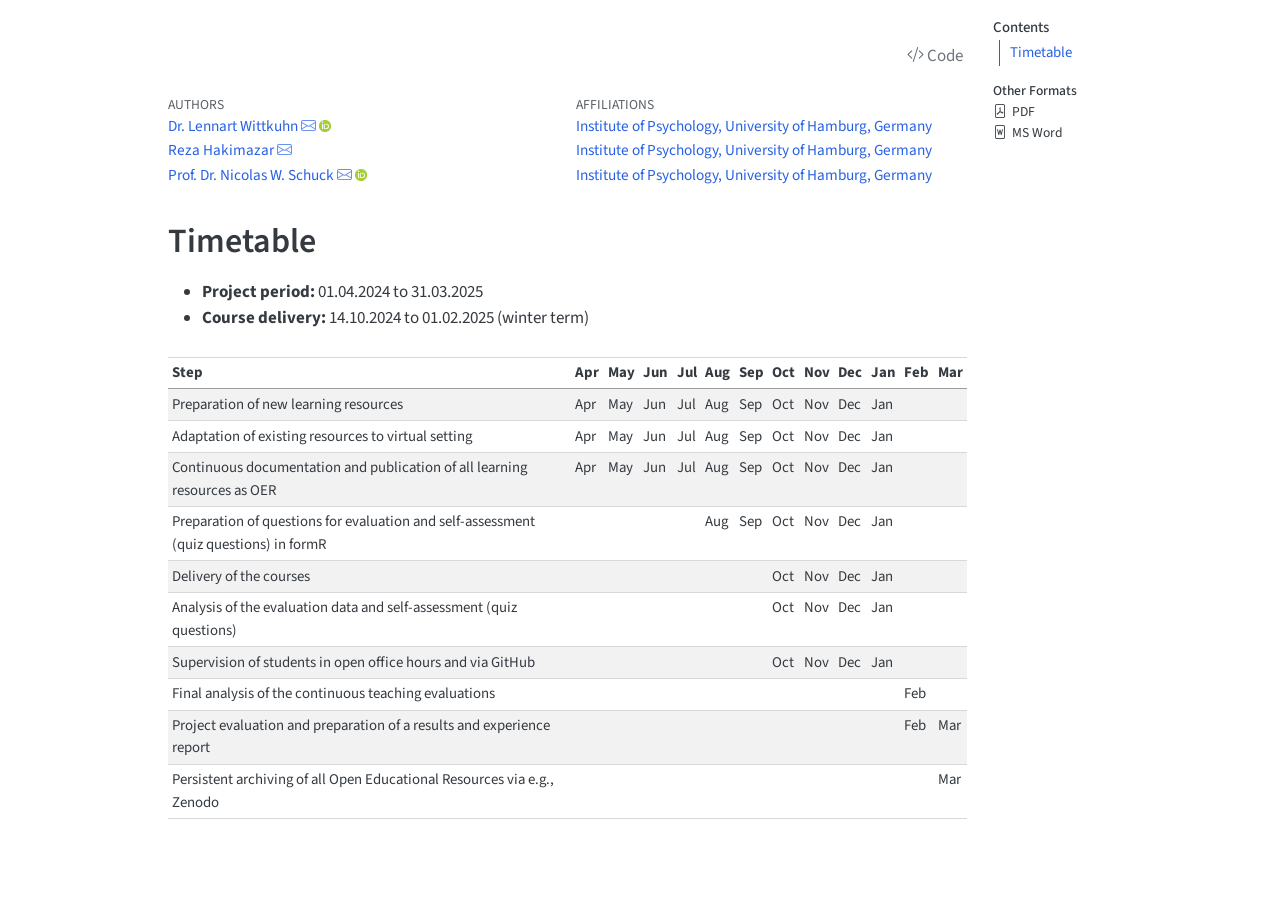
<file: timetable.html>
<!DOCTYPE html>
<html xmlns="http://www.w3.org/1999/xhtml" lang="en" xml:lang="en"><head>

<meta charset="utf-8">
<meta name="generator" content="quarto-1.9.36">

<meta name="viewport" content="width=device-width, initial-scale=1.0, user-scalable=yes">

<meta name="author" content="Dr.&nbsp;Lennart Wittkuhn">
<meta name="author" content="Reza Hakimazar">
<meta name="author" content="Prof.&nbsp;Dr.&nbsp;Nicolas W. Schuck">

<title>timetable</title>
<style>
/* Default styles provided by pandoc.
** See https://pandoc.org/MANUAL.html#variables-for-html for config info.
*/
code{white-space: pre-wrap;}
span.smallcaps{font-variant: small-caps;}
div.columns{display: flex; gap: min(4vw, 1.5em);}
div.column{flex: auto; overflow-x: auto;}
div.hanging-indent{margin-left: 1.5em; text-indent: -1.5em;}
ul.task-list{list-style: none;}
ul.task-list li input[type="checkbox"] {
  width: 0.8em;
  margin: 0 0.8em 0.2em -1em; /* quarto-specific, see https://github.com/quarto-dev/quarto-cli/issues/4556 */ 
  vertical-align: middle;
}
</style>


<script src="site_libs/quarto-nav/quarto-nav.js"></script>
<script src="site_libs/clipboard/clipboard.min.js"></script>
<script src="site_libs/quarto-search/autocomplete.umd.js"></script>
<script src="site_libs/quarto-search/fuse.min.js"></script>
<script src="site_libs/quarto-search/quarto-search.js"></script>
<meta name="quarto:offset" content="./">
<script src="site_libs/quarto-html/quarto.js" type="module"></script>
<script src="site_libs/quarto-html/tabsets/tabsets.js" type="module"></script>
<script src="site_libs/quarto-html/popper.min.js"></script>
<script src="site_libs/quarto-html/tippy.umd.min.js"></script>
<script src="site_libs/quarto-html/anchor.min.js"></script>
<link href="site_libs/quarto-html/tippy.css" rel="stylesheet">
<link href="site_libs/quarto-html/quarto-syntax-highlighting-ff73747157bea4a22cb1ab1a769f836e.css" rel="stylesheet" id="quarto-text-highlighting-styles">
<script src="site_libs/bootstrap/bootstrap.min.js"></script>
<link href="site_libs/bootstrap/bootstrap-icons.css" rel="stylesheet">
<link href="site_libs/bootstrap/bootstrap-f5fbd47a99a78c4953b9486a93a6349d.min.css" rel="stylesheet" append-hash="true" id="quarto-bootstrap" data-mode="light">
<script id="quarto-search-options" type="application/json">{
  "location": "sidebar",
  "copy-button": false,
  "collapse-after": 3,
  "panel-placement": "start",
  "type": "textbox",
  "limit": 50,
  "keyboard-shortcut": [
    "f",
    "/",
    "s"
  ],
  "show-item-context": false,
  "language": {
    "search-no-results-text": "No results",
    "search-matching-documents-text": "matching documents",
    "search-copy-link-title": "Copy link to search",
    "search-hide-matches-text": "Hide additional matches",
    "search-more-match-text": "more match in this document",
    "search-more-matches-text": "more matches in this document",
    "search-clear-button-title": "Clear",
    "search-text-placeholder": "",
    "search-detached-cancel-button-title": "Cancel",
    "search-submit-button-title": "Submit",
    "search-label": "Search"
  }
}</script>
<style>html{ scroll-behavior: smooth; }</style>


</head>

<body class="quarto-light">

<div id="quarto-search-results"></div>
<!-- content -->
<div id="quarto-content" class="quarto-container page-columns page-rows-contents page-layout-article">
<!-- sidebar -->
<!-- margin-sidebar -->
    <div id="quarto-margin-sidebar" class="sidebar margin-sidebar">
        <nav id="TOC" role="doc-toc" class="toc-active" data-toc-expanded="99">
    <h2 id="toc-title">Contents</h2>
   
  <ul>
  <li><a href="#timetable" id="toc-timetable" class="nav-link active" data-scroll-target="#timetable">Timetable</a></li>
  </ul>
<div class="quarto-alternate-formats"><h2>Other Formats</h2><ul><li><a href="timetable.pdf"><i class="bi bi-file-pdf"></i>PDF</a></li><li><a href="timetable.docx"><i class="bi bi-file-word"></i>MS Word</a></li></ul></div></nav>
    </div>
<!-- main -->
<main class="content" id="quarto-document-content"><div class="quarto-title-block"><div class="quarto-title-tools-only"><h1></h1><button type="button" class="btn code-tools-button" id="quarto-code-tools-source" data-quarto-source-url="https://github.com/lnnrtwttkhn/fair-teaching-report"><i class="bi"></i> Code</button></div></div>

<header id="title-block-header" class="quarto-title-block default">
<div class="quarto-title">
</div>


<div class="quarto-title-meta-author">
  <div class="quarto-title-meta-heading">Authors</div>
  <div class="quarto-title-meta-heading">Affiliations</div>
  
    <div class="quarto-title-meta-contents">
    <p class="author"><a href="https://lennartwittkuhn.com/">Dr.&nbsp;Lennart Wittkuhn</a> <a href="mailto:lennart.wittkuhn@uni-hamburg.de" class="quarto-title-author-email"><i class="bi bi-envelope"></i></a> <a href="https://orcid.org/0000-0003-2966-6888" class="quarto-title-author-orcid"> <img src="[data-uri]"></a></p>
  </div>
  <div class="quarto-title-meta-contents">
        <p class="affiliation">
            <a href="https://www.psy.uni-hamburg.de/en.html">
            Institute of Psychology, University of Hamburg, Germany
            </a>
          </p>
      </div>
    <div class="quarto-title-meta-contents">
    <p class="author"><a href="https://rezahakimazar.github.io/">Reza Hakimazar</a> <a href="mailto:reza.hakimazar@uni-hamburg.de" class="quarto-title-author-email"><i class="bi bi-envelope"></i></a> </p>
  </div>
  <div class="quarto-title-meta-contents">
        <p class="affiliation">
            <a href="https://www.psy.uni-hamburg.de/en.html">
            Institute of Psychology, University of Hamburg, Germany
            </a>
          </p>
      </div>
    <div class="quarto-title-meta-contents">
    <p class="author"><a href="https://schucklab.gitlab.io/">Prof.&nbsp;Dr.&nbsp;Nicolas W. Schuck</a> <a href="mailto:nicolas.schuck@uni-hamburg.de" class="quarto-title-author-email"><i class="bi bi-envelope"></i></a> <a href="https://orcid.org/0000-0002-0150-8776" class="quarto-title-author-orcid"> <img src="[data-uri]"></a></p>
  </div>
  <div class="quarto-title-meta-contents">
        <p class="affiliation">
            <a href="https://www.psy.uni-hamburg.de/en.html">
            Institute of Psychology, University of Hamburg, Germany
            </a>
          </p>
      </div>
  </div>

<div class="quarto-title-meta">

      
  
    
  </div>
  


</header>


<section id="timetable" class="level1">
<h1>Timetable</h1>
<ul>
<li><strong>Project period:</strong> 01.04.2024 to 31.03.2025</li>
<li><strong>Course delivery:</strong> 14.10.2024 to 01.02.2025 (winter term)</li>
</ul>
<div class="cell">
<div class="cell-output-display">
<table class="table table-sm table-striped small">
<colgroup>
<col style="width: 64%">
<col style="width: 2%">
<col style="width: 2%">
<col style="width: 2%">
<col style="width: 2%">
<col style="width: 2%">
<col style="width: 2%">
<col style="width: 2%">
<col style="width: 2%">
<col style="width: 2%">
<col style="width: 2%">
<col style="width: 2%">
<col style="width: 2%">
</colgroup>
<thead>
<tr class="header">
<th style="text-align: left;">Step</th>
<th style="text-align: left;">Apr</th>
<th style="text-align: left;">May</th>
<th style="text-align: left;">Jun</th>
<th style="text-align: left;">Jul</th>
<th style="text-align: left;">Aug</th>
<th style="text-align: left;">Sep</th>
<th style="text-align: left;">Oct</th>
<th style="text-align: left;">Nov</th>
<th style="text-align: left;">Dec</th>
<th style="text-align: left;">Jan</th>
<th style="text-align: left;">Feb</th>
<th style="text-align: left;">Mar</th>
</tr>
</thead>
<tbody>
<tr class="odd">
<td style="text-align: left;">Preparation of new learning resources</td>
<td style="text-align: left;">Apr</td>
<td style="text-align: left;">May</td>
<td style="text-align: left;">Jun</td>
<td style="text-align: left;">Jul</td>
<td style="text-align: left;">Aug</td>
<td style="text-align: left;">Sep</td>
<td style="text-align: left;">Oct</td>
<td style="text-align: left;">Nov</td>
<td style="text-align: left;">Dec</td>
<td style="text-align: left;">Jan</td>
<td style="text-align: left;"></td>
<td style="text-align: left;"></td>
</tr>
<tr class="even">
<td style="text-align: left;">Adaptation of existing resources to virtual setting</td>
<td style="text-align: left;">Apr</td>
<td style="text-align: left;">May</td>
<td style="text-align: left;">Jun</td>
<td style="text-align: left;">Jul</td>
<td style="text-align: left;">Aug</td>
<td style="text-align: left;">Sep</td>
<td style="text-align: left;">Oct</td>
<td style="text-align: left;">Nov</td>
<td style="text-align: left;">Dec</td>
<td style="text-align: left;">Jan</td>
<td style="text-align: left;"></td>
<td style="text-align: left;"></td>
</tr>
<tr class="odd">
<td style="text-align: left;">Continuous documentation and publication of all learning resources as OER</td>
<td style="text-align: left;">Apr</td>
<td style="text-align: left;">May</td>
<td style="text-align: left;">Jun</td>
<td style="text-align: left;">Jul</td>
<td style="text-align: left;">Aug</td>
<td style="text-align: left;">Sep</td>
<td style="text-align: left;">Oct</td>
<td style="text-align: left;">Nov</td>
<td style="text-align: left;">Dec</td>
<td style="text-align: left;">Jan</td>
<td style="text-align: left;"></td>
<td style="text-align: left;"></td>
</tr>
<tr class="even">
<td style="text-align: left;">Preparation of questions for evaluation and self-assessment (quiz questions) in formR</td>
<td style="text-align: left;"></td>
<td style="text-align: left;"></td>
<td style="text-align: left;"></td>
<td style="text-align: left;"></td>
<td style="text-align: left;">Aug</td>
<td style="text-align: left;">Sep</td>
<td style="text-align: left;">Oct</td>
<td style="text-align: left;">Nov</td>
<td style="text-align: left;">Dec</td>
<td style="text-align: left;">Jan</td>
<td style="text-align: left;"></td>
<td style="text-align: left;"></td>
</tr>
<tr class="odd">
<td style="text-align: left;">Delivery of the courses</td>
<td style="text-align: left;"></td>
<td style="text-align: left;"></td>
<td style="text-align: left;"></td>
<td style="text-align: left;"></td>
<td style="text-align: left;"></td>
<td style="text-align: left;"></td>
<td style="text-align: left;">Oct</td>
<td style="text-align: left;">Nov</td>
<td style="text-align: left;">Dec</td>
<td style="text-align: left;">Jan</td>
<td style="text-align: left;"></td>
<td style="text-align: left;"></td>
</tr>
<tr class="even">
<td style="text-align: left;">Analysis of the evaluation data and self-assessment (quiz questions)</td>
<td style="text-align: left;"></td>
<td style="text-align: left;"></td>
<td style="text-align: left;"></td>
<td style="text-align: left;"></td>
<td style="text-align: left;"></td>
<td style="text-align: left;"></td>
<td style="text-align: left;">Oct</td>
<td style="text-align: left;">Nov</td>
<td style="text-align: left;">Dec</td>
<td style="text-align: left;">Jan</td>
<td style="text-align: left;"></td>
<td style="text-align: left;"></td>
</tr>
<tr class="odd">
<td style="text-align: left;">Supervision of students in open office hours and via GitHub</td>
<td style="text-align: left;"></td>
<td style="text-align: left;"></td>
<td style="text-align: left;"></td>
<td style="text-align: left;"></td>
<td style="text-align: left;"></td>
<td style="text-align: left;"></td>
<td style="text-align: left;">Oct</td>
<td style="text-align: left;">Nov</td>
<td style="text-align: left;">Dec</td>
<td style="text-align: left;">Jan</td>
<td style="text-align: left;"></td>
<td style="text-align: left;"></td>
</tr>
<tr class="even">
<td style="text-align: left;">Final analysis of the continuous teaching evaluations</td>
<td style="text-align: left;"></td>
<td style="text-align: left;"></td>
<td style="text-align: left;"></td>
<td style="text-align: left;"></td>
<td style="text-align: left;"></td>
<td style="text-align: left;"></td>
<td style="text-align: left;"></td>
<td style="text-align: left;"></td>
<td style="text-align: left;"></td>
<td style="text-align: left;"></td>
<td style="text-align: left;">Feb</td>
<td style="text-align: left;"></td>
</tr>
<tr class="odd">
<td style="text-align: left;">Project evaluation and preparation of a results and experience report</td>
<td style="text-align: left;"></td>
<td style="text-align: left;"></td>
<td style="text-align: left;"></td>
<td style="text-align: left;"></td>
<td style="text-align: left;"></td>
<td style="text-align: left;"></td>
<td style="text-align: left;"></td>
<td style="text-align: left;"></td>
<td style="text-align: left;"></td>
<td style="text-align: left;"></td>
<td style="text-align: left;">Feb</td>
<td style="text-align: left;">Mar</td>
</tr>
<tr class="even">
<td style="text-align: left;">Persistent archiving of all Open Educational Resources via e.g., Zenodo</td>
<td style="text-align: left;"></td>
<td style="text-align: left;"></td>
<td style="text-align: left;"></td>
<td style="text-align: left;"></td>
<td style="text-align: left;"></td>
<td style="text-align: left;"></td>
<td style="text-align: left;"></td>
<td style="text-align: left;"></td>
<td style="text-align: left;"></td>
<td style="text-align: left;"></td>
<td style="text-align: left;"></td>
<td style="text-align: left;">Mar</td>
</tr>
</tbody>
</table>
</div>
</div>


</section>

</main> <!-- /main -->
<script defer="" data-domain="lennartwittkuhn.com/fair-teaching-proposal" src="https://plausible.io/js/script.js"></script>
<script id="quarto-html-after-body" type="application/javascript">
  window.document.addEventListener("DOMContentLoaded", function (event) {
    const icon = "";
    const anchorJS = new window.AnchorJS();
    anchorJS.options = {
      placement: 'right',
      icon: icon
    };
    anchorJS.add('.anchored');
    const isCodeAnnotation = (el) => {
      for (const clz of el.classList) {
        if (clz.startsWith('code-annotation-')) {                     
          return true;
        }
      }
      return false;
    }
    const onCopySuccess = function(e) {
      // button target
      const button = e.trigger;
      // don't keep focus
      button.blur();
      // flash "checked"
      button.classList.add('code-copy-button-checked');
      var currentTitle = button.getAttribute("title");
      button.setAttribute("title", "Copied!");
      let tooltip;
      if (window.bootstrap) {
        button.setAttribute("data-bs-toggle", "tooltip");
        button.setAttribute("data-bs-placement", "left");
        button.setAttribute("data-bs-title", "Copied!");
        tooltip = new bootstrap.Tooltip(button, 
          { trigger: "manual", 
            customClass: "code-copy-button-tooltip",
            offset: [0, -8]});
        tooltip.show();    
      }
      setTimeout(function() {
        if (tooltip) {
          tooltip.hide();
          button.removeAttribute("data-bs-title");
          button.removeAttribute("data-bs-toggle");
          button.removeAttribute("data-bs-placement");
        }
        button.setAttribute("title", currentTitle);
        button.classList.remove('code-copy-button-checked');
      }, 1000);
      // clear code selection
      e.clearSelection();
    }
    const getTextToCopy = function(trigger) {
      const outerScaffold = trigger.parentElement.cloneNode(true);
      const codeEl = outerScaffold.querySelector('code');
      for (const childEl of codeEl.children) {
        if (isCodeAnnotation(childEl)) {
          childEl.remove();
        }
      }
      return codeEl.innerText;
    }
    const clipboard = new window.ClipboardJS('.code-copy-button:not([data-in-quarto-modal])', {
      text: getTextToCopy
    });
    clipboard.on('success', onCopySuccess);
    if (window.document.getElementById('quarto-embedded-source-code-modal')) {
      const clipboardModal = new window.ClipboardJS('.code-copy-button[data-in-quarto-modal]', {
        text: getTextToCopy,
        container: window.document.getElementById('quarto-embedded-source-code-modal')
      });
      clipboardModal.on('success', onCopySuccess);
    }
    const viewSource = window.document.getElementById('quarto-view-source') ||
                       window.document.getElementById('quarto-code-tools-source');
    if (viewSource) {
      const sourceUrl = viewSource.getAttribute("data-quarto-source-url");
      viewSource.addEventListener("click", function(e) {
        if (sourceUrl) {
          // rstudio viewer pane
          if (/\bcapabilities=\b/.test(window.location)) {
            window.open(sourceUrl);
          } else {
            window.location.href = sourceUrl;
          }
        } else {
          const modal = new bootstrap.Modal(document.getElementById('quarto-embedded-source-code-modal'));
          modal.show();
        }
        return false;
      });
    }
    function toggleCodeHandler(show) {
      return function(e) {
        const detailsSrc = window.document.querySelectorAll(".cell > details > .sourceCode");
        for (let i=0; i<detailsSrc.length; i++) {
          const details = detailsSrc[i].parentElement;
          if (show) {
            details.open = true;
          } else {
            details.removeAttribute("open");
          }
        }
        const cellCodeDivs = window.document.querySelectorAll(".cell > .sourceCode");
        const fromCls = show ? "hidden" : "unhidden";
        const toCls = show ? "unhidden" : "hidden";
        for (let i=0; i<cellCodeDivs.length; i++) {
          const codeDiv = cellCodeDivs[i];
          if (codeDiv.classList.contains(fromCls)) {
            codeDiv.classList.remove(fromCls);
            codeDiv.classList.add(toCls);
          } 
        }
        return false;
      }
    }
    const hideAllCode = window.document.getElementById("quarto-hide-all-code");
    if (hideAllCode) {
      hideAllCode.addEventListener("click", toggleCodeHandler(false));
    }
    const showAllCode = window.document.getElementById("quarto-show-all-code");
    if (showAllCode) {
      showAllCode.addEventListener("click", toggleCodeHandler(true));
    }
      var localhostRegex = new RegExp(/^(?:http|https):\/\/localhost\:?[0-9]*\//);
      var mailtoRegex = new RegExp(/^mailto:/);
        var filterRegex = new RegExp("https:\/\/lnnrtwttkhn\.github\.io\/fair-teaching-report\/");
      var isInternal = (href) => {
          return filterRegex.test(href) || localhostRegex.test(href) || mailtoRegex.test(href);
      }
      // Inspect non-navigation links and adorn them if external
     var links = window.document.querySelectorAll('a[href]:not(.nav-link):not(.navbar-brand):not(.toc-action):not(.sidebar-link):not(.sidebar-item-toggle):not(.pagination-link):not(.no-external):not([aria-hidden]):not(.dropdown-item):not(.quarto-navigation-tool):not(.about-link)');
      for (var i=0; i<links.length; i++) {
        const link = links[i];
        if (!isInternal(link.href)) {
          // undo the damage that might have been done by quarto-nav.js in the case of
          // links that we want to consider external
          if (link.dataset.originalHref !== undefined) {
            link.href = link.dataset.originalHref;
          }
            // target, if specified
            link.setAttribute("target", "_blank");
            if (link.getAttribute("rel") === null) {
              link.setAttribute("rel", "noopener");
            }
        }
      }
    function tippyHover(el, contentFn, onTriggerFn, onUntriggerFn) {
      const config = {
        allowHTML: true,
        maxWidth: 500,
        delay: 100,
        arrow: false,
        appendTo: function(el) {
            return el.parentElement;
        },
        interactive: true,
        interactiveBorder: 10,
        theme: 'quarto',
        placement: 'bottom-start',
      };
      if (contentFn) {
        config.content = contentFn;
      }
      if (onTriggerFn) {
        config.onTrigger = onTriggerFn;
      }
      if (onUntriggerFn) {
        config.onUntrigger = onUntriggerFn;
      }
      window.tippy(el, config); 
    }
    const noterefs = window.document.querySelectorAll('a[role="doc-noteref"]');
    for (var i=0; i<noterefs.length; i++) {
      const ref = noterefs[i];
      tippyHover(ref, function() {
        // use id or data attribute instead here
        let href = ref.getAttribute('data-footnote-href') || ref.getAttribute('href');
        try { href = new URL(href).hash; } catch {}
        const id = href.replace(/^#\/?/, "");
        const note = window.document.getElementById(id);
        if (note) {
          return note.innerHTML;
        } else {
          return "";
        }
      });
    }
    const xrefs = window.document.querySelectorAll('a.quarto-xref');
    const processXRef = (id, note) => {
      // Strip column container classes
      const stripColumnClz = (el) => {
        el.classList.remove("page-full", "page-columns");
        if (el.children) {
          for (const child of el.children) {
            stripColumnClz(child);
          }
        }
      }
      stripColumnClz(note)
      if (id === null || id.startsWith('sec-')) {
        // Special case sections, only their first couple elements
        const container = document.createElement("div");
        if (note.children && note.children.length > 2) {
          container.appendChild(note.children[0].cloneNode(true));
          for (let i = 1; i < note.children.length; i++) {
            const child = note.children[i];
            if (child.tagName === "P" && child.innerText === "") {
              continue;
            } else {
              container.appendChild(child.cloneNode(true));
              break;
            }
          }
          if (window.Quarto?.typesetMath) {
            window.Quarto.typesetMath(container);
          }
          return container.innerHTML
        } else {
          if (window.Quarto?.typesetMath) {
            window.Quarto.typesetMath(note);
          }
          return note.innerHTML;
        }
      } else {
        // Remove any anchor links if they are present
        const anchorLink = note.querySelector('a.anchorjs-link');
        if (anchorLink) {
          anchorLink.remove();
        }
        if (window.Quarto?.typesetMath) {
          window.Quarto.typesetMath(note);
        }
        if (note.classList.contains("callout")) {
          return note.outerHTML;
        } else {
          return note.innerHTML;
        }
      }
    }
    for (var i=0; i<xrefs.length; i++) {
      const xref = xrefs[i];
      tippyHover(xref, undefined, function(instance) {
        instance.disable();
        let url = xref.getAttribute('href');
        let hash = undefined; 
        if (url.startsWith('#')) {
          hash = url;
        } else {
          try { hash = new URL(url).hash; } catch {}
        }
        if (hash) {
          const id = hash.replace(/^#\/?/, "");
          const note = window.document.getElementById(id);
          if (note !== null) {
            try {
              const html = processXRef(id, note.cloneNode(true));
              instance.setContent(html);
            } finally {
              instance.enable();
              instance.show();
            }
          } else {
            // See if we can fetch this
            fetch(url.split('#')[0])
            .then(res => res.text())
            .then(html => {
              const parser = new DOMParser();
              const htmlDoc = parser.parseFromString(html, "text/html");
              const note = htmlDoc.getElementById(id);
              if (note !== null) {
                const html = processXRef(id, note);
                instance.setContent(html);
              } 
            }).finally(() => {
              instance.enable();
              instance.show();
            });
          }
        } else {
          // See if we can fetch a full url (with no hash to target)
          // This is a special case and we should probably do some content thinning / targeting
          fetch(url)
          .then(res => res.text())
          .then(html => {
            const parser = new DOMParser();
            const htmlDoc = parser.parseFromString(html, "text/html");
            const note = htmlDoc.querySelector('main.content');
            if (note !== null) {
              // This should only happen for chapter cross references
              // (since there is no id in the URL)
              // remove the first header
              if (note.children.length > 0 && note.children[0].tagName === "HEADER") {
                note.children[0].remove();
              }
              const html = processXRef(null, note);
              instance.setContent(html);
            } 
          }).finally(() => {
            instance.enable();
            instance.show();
          });
        }
      }, function(instance) {
      });
    }
        let selectedAnnoteEl;
        const selectorForAnnotation = ( cell, annotation) => {
          let cellAttr = 'data-code-cell="' + cell + '"';
          let lineAttr = 'data-code-annotation="' +  annotation + '"';
          const selector = 'span[' + cellAttr + '][' + lineAttr + ']';
          return selector;
        }
        const selectCodeLines = (annoteEl) => {
          const doc = window.document;
          const targetCell = annoteEl.getAttribute("data-target-cell");
          const targetAnnotation = annoteEl.getAttribute("data-target-annotation");
          const annoteSpan = window.document.querySelector(selectorForAnnotation(targetCell, targetAnnotation));
          const lines = annoteSpan.getAttribute("data-code-lines").split(",");
          const lineIds = lines.map((line) => {
            return targetCell + "-" + line;
          })
          let top = null;
          let height = null;
          let parent = null;
          if (lineIds.length > 0) {
              //compute the position of the single el (top and bottom and make a div)
              const el = window.document.getElementById(lineIds[0]);
              top = el.offsetTop;
              height = el.offsetHeight;
              parent = el.parentElement.parentElement;
            if (lineIds.length > 1) {
              const lastEl = window.document.getElementById(lineIds[lineIds.length - 1]);
              const bottom = lastEl.offsetTop + lastEl.offsetHeight;
              height = bottom - top;
            }
            if (top !== null && height !== null && parent !== null) {
              // cook up a div (if necessary) and position it 
              let div = window.document.getElementById("code-annotation-line-highlight");
              if (div === null) {
                div = window.document.createElement("div");
                div.setAttribute("id", "code-annotation-line-highlight");
                div.style.position = 'absolute';
                parent.appendChild(div);
              }
              div.style.top = top - 2 + "px";
              div.style.height = height + 4 + "px";
              div.style.left = 0;
              let gutterDiv = window.document.getElementById("code-annotation-line-highlight-gutter");
              if (gutterDiv === null) {
                gutterDiv = window.document.createElement("div");
                gutterDiv.setAttribute("id", "code-annotation-line-highlight-gutter");
                gutterDiv.style.position = 'absolute';
                const codeCell = window.document.getElementById(targetCell);
                const gutter = codeCell.querySelector('.code-annotation-gutter');
                gutter.appendChild(gutterDiv);
              }
              gutterDiv.style.top = top - 2 + "px";
              gutterDiv.style.height = height + 4 + "px";
            }
            selectedAnnoteEl = annoteEl;
          }
        };
        const unselectCodeLines = () => {
          const elementsIds = ["code-annotation-line-highlight", "code-annotation-line-highlight-gutter"];
          elementsIds.forEach((elId) => {
            const div = window.document.getElementById(elId);
            if (div) {
              div.remove();
            }
          });
          selectedAnnoteEl = undefined;
        };
          // Handle positioning of the toggle
      window.addEventListener(
        "resize",
        throttle(() => {
          elRect = undefined;
          if (selectedAnnoteEl) {
            selectCodeLines(selectedAnnoteEl);
          }
        }, 10)
      );
      function throttle(fn, ms) {
      let throttle = false;
      let timer;
        return (...args) => {
          if(!throttle) { // first call gets through
              fn.apply(this, args);
              throttle = true;
          } else { // all the others get throttled
              if(timer) clearTimeout(timer); // cancel #2
              timer = setTimeout(() => {
                fn.apply(this, args);
                timer = throttle = false;
              }, ms);
          }
        };
      }
        // Attach click handler to the DT
        const annoteDls = window.document.querySelectorAll('dt[data-target-cell]');
        for (const annoteDlNode of annoteDls) {
          annoteDlNode.addEventListener('click', (event) => {
            const clickedEl = event.target;
            if (clickedEl !== selectedAnnoteEl) {
              unselectCodeLines();
              const activeEl = window.document.querySelector('dt[data-target-cell].code-annotation-active');
              if (activeEl) {
                activeEl.classList.remove('code-annotation-active');
              }
              selectCodeLines(clickedEl);
              clickedEl.classList.add('code-annotation-active');
            } else {
              // Unselect the line
              unselectCodeLines();
              clickedEl.classList.remove('code-annotation-active');
            }
          });
        }
    const findCites = (el) => {
      const parentEl = el.parentElement;
      if (parentEl) {
        const cites = parentEl.dataset.cites;
        if (cites) {
          return {
            el,
            cites: cites.split(' ')
          };
        } else {
          return findCites(el.parentElement)
        }
      } else {
        return undefined;
      }
    };
    var bibliorefs = window.document.querySelectorAll('a[role="doc-biblioref"]');
    for (var i=0; i<bibliorefs.length; i++) {
      const ref = bibliorefs[i];
      const citeInfo = findCites(ref);
      if (citeInfo) {
        tippyHover(citeInfo.el, function() {
          var popup = window.document.createElement('div');
          citeInfo.cites.forEach(function(cite) {
            var citeDiv = window.document.createElement('div');
            citeDiv.classList.add('hanging-indent');
            citeDiv.classList.add('csl-entry');
            var biblioDiv = window.document.getElementById('ref-' + cite);
            if (biblioDiv) {
              citeDiv.innerHTML = biblioDiv.innerHTML;
            }
            popup.appendChild(citeDiv);
          });
          return popup.innerHTML;
        });
      }
    }
  });
  </script>
</div> <!-- /content -->




<script src="site_libs/quarto-html/zenscroll-min.js"></script>
</body></html>
</file>
<file: site_libs/quarto-html/tippy.css>
.tippy-box[data-animation=fade][data-state=hidden]{opacity:0}[data-tippy-root]{max-width:calc(100vw - 10px)}.tippy-box{position:relative;background-color:#333;color:#fff;border-radius:4px;font-size:14px;line-height:1.4;white-space:normal;outline:0;transition-property:transform,visibility,opacity}.tippy-box[data-placement^=top]>.tippy-arrow{bottom:0}.tippy-box[data-placement^=top]>.tippy-arrow:before{bottom:-7px;left:0;border-width:8px 8px 0;border-top-color:initial;transform-origin:center top}.tippy-box[data-placement^=bottom]>.tippy-arrow{top:0}.tippy-box[data-placement^=bottom]>.tippy-arrow:before{top:-7px;left:0;border-width:0 8px 8px;border-bottom-color:initial;transform-origin:center bottom}.tippy-box[data-placement^=left]>.tippy-arrow{right:0}.tippy-box[data-placement^=left]>.tippy-arrow:before{border-width:8px 0 8px 8px;border-left-color:initial;right:-7px;transform-origin:center left}.tippy-box[data-placement^=right]>.tippy-arrow{left:0}.tippy-box[data-placement^=right]>.tippy-arrow:before{left:-7px;border-width:8px 8px 8px 0;border-right-color:initial;transform-origin:center right}.tippy-box[data-inertia][data-state=visible]{transition-timing-function:cubic-bezier(.54,1.5,.38,1.11)}.tippy-arrow{width:16px;height:16px;color:#333}.tippy-arrow:before{content:"";position:absolute;border-color:transparent;border-style:solid}.tippy-content{position:relative;padding:5px 9px;z-index:1}
</file>
<file: site_libs/quarto-html/quarto-syntax-highlighting-ff73747157bea4a22cb1ab1a769f836e.css>
/* quarto syntax highlight colors */
:root {
  --quarto-hl-al-color: #ff5555;
  --quarto-hl-an-color: #75715e;
  --quarto-hl-at-color: #f92672;
  --quarto-hl-bn-color: #ae81ff;
  --quarto-hl-bu-color: #66D9EF;
  --quarto-hl-ch-color: #e6db74;
  --quarto-hl-co-color: #75715e;
  --quarto-hl-cv-color: #75715e;
  --quarto-hl-cn-color: #ae81ff;
  --quarto-hl-cf-color: #f92672;
  --quarto-hl-dt-color: #66d9ef;
  --quarto-hl-dv-color: #ae81ff;
  --quarto-hl-do-color: #75715e;
  --quarto-hl-er-color: #ff5555;
  --quarto-hl-ex-color: #a6e22e;
  --quarto-hl-fl-color: #ae81ff;
  --quarto-hl-fu-color: #a6e22e;
  --quarto-hl-im-color: #f92672;
  --quarto-hl-in-color: #f1fa8c;
  --quarto-hl-kw-color: #f92672;
  --quarto-hl-op-color: #f8f8f2;
  --quarto-hl-pp-color: #f92672;
  --quarto-hl-re-color: #75715e;
  --quarto-hl-sc-color: #ae81ff;
  --quarto-hl-ss-color: #e6db74;
  --quarto-hl-st-color: #e6db74;
  --quarto-hl-va-color: #f8f8f2;
  --quarto-hl-vs-color: #e6db74;
  --quarto-hl-wa-color: #ff5555;
}

/* other quarto variables */
:root {
  --quarto-font-monospace: SFMono-Regular, Menlo, Monaco, Consolas, "Liberation Mono", "Courier New", monospace;
}

/* syntax highlight based on Pandoc's rules */
pre > code.sourceCode > span {
  color: #f8f8f2;
}

code.sourceCode > span {
  color: #f8f8f2;
}

div.sourceCode,
div.sourceCode pre.sourceCode {
  color: #f8f8f2;
}

/* Normal */
code span {
  color: #f8f8f2;
}

/* Alert */
code span.al {
  font-weight: bold;
  color: #ff5555;
}

/* Annotation */
code span.an {
  color: #75715e;
}

/* Attribute */
code span.at {
  color: #f92672;
}

/* BaseN */
code span.bn {
  color: #ae81ff;
}

/* BuiltIn */
code span.bu {
  color: #66D9EF;
}

/* ControlFlow */
code span.cf {
  color: #f92672;
}

/* Char */
code span.ch {
  color: #e6db74;
}

/* Constant */
code span.cn {
  color: #ae81ff;
}

/* Comment */
code span.co {
  color: #75715e;
}

/* CommentVar */
code span.cv {
  color: #75715e;
}

/* Documentation */
code span.do {
  color: #75715e;
}

/* DataType */
code span.dt {
  font-style: italic;
  color: #66d9ef;
}

/* DecVal */
code span.dv {
  color: #ae81ff;
}

/* Error */
code span.er {
  color: #ff5555;
  text-decoration: underline;
}

/* Extension */
code span.ex {
  font-weight: bold;
  color: #a6e22e;
}

/* Float */
code span.fl {
  color: #ae81ff;
}

/* Function */
code span.fu {
  color: #a6e22e;
}

/* Import */
code span.im {
  color: #f92672;
}

/* Information */
code span.in {
  color: #f1fa8c;
}

/* Keyword */
code span.kw {
  color: #f92672;
}

/* Operator */
code span.op {
  color: #f8f8f2;
}

/* Preprocessor */
code span.pp {
  color: #f92672;
}

/* RegionMarker */
code span.re {
  color: #75715e;
}

/* SpecialChar */
code span.sc {
  color: #ae81ff;
}

/* SpecialString */
code span.ss {
  color: #e6db74;
}

/* String */
code span.st {
  color: #e6db74;
}

/* Variable */
code span.va {
  color: #f8f8f2;
}

/* VerbatimString */
code span.vs {
  color: #e6db74;
}

/* Warning */
code span.wa {
  color: #ff5555;
}

.prevent-inlining {
  content: "</";
}

/*# sourceMappingURL=0165adb60f12f59bee2cae75848a7bed.css.map */
</file>
